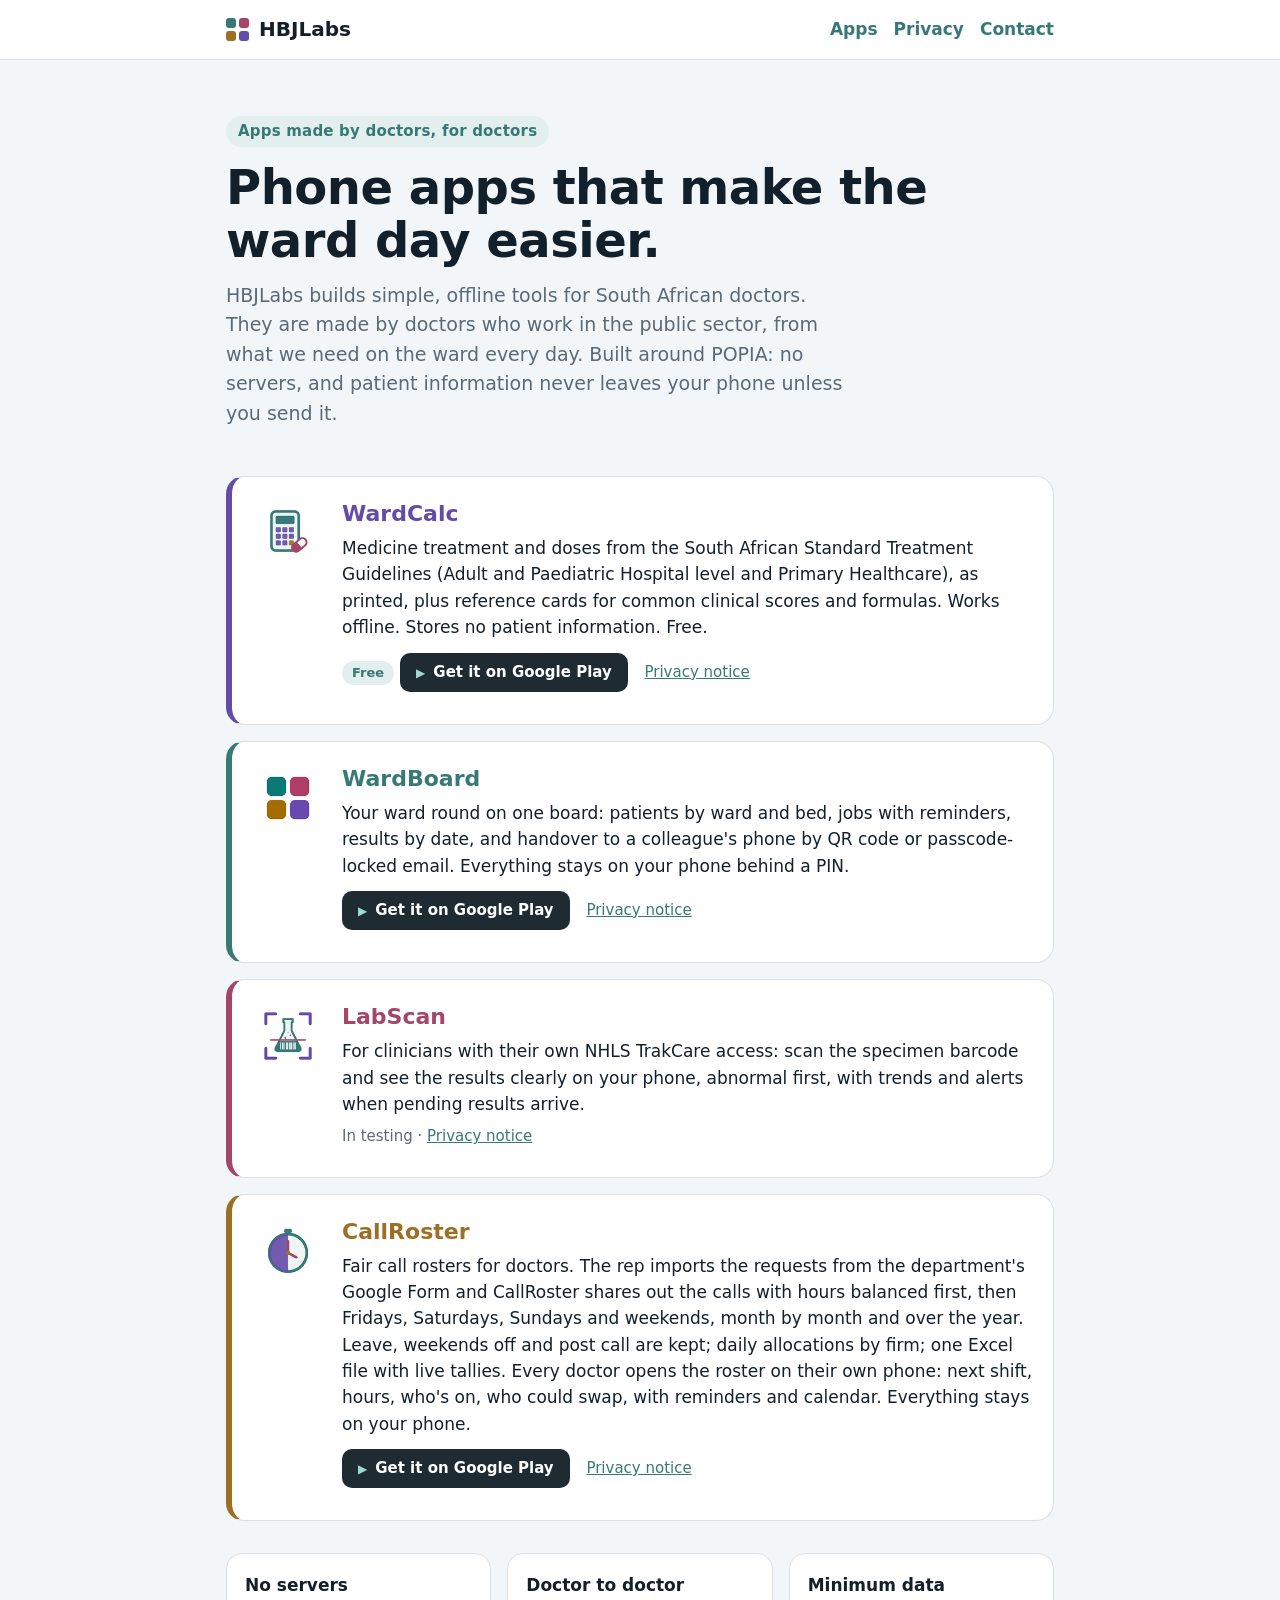
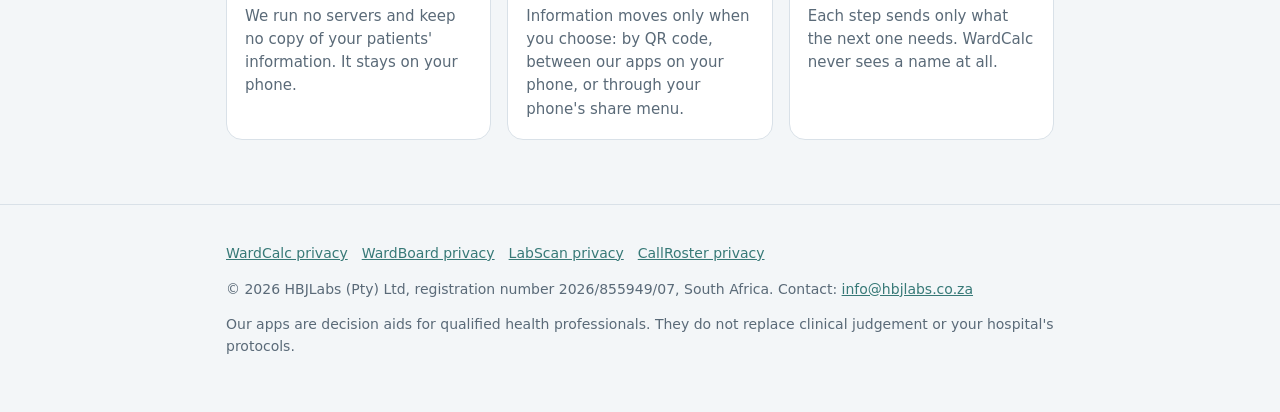
<file: index.html>
<!doctype html>
<html lang="en-ZA">
<head>
<meta charset="utf-8">
<meta name="viewport" content="width=device-width, initial-scale=1">
<title>HBJLabs: apps by doctors, for doctors</title>
<meta name="description" content="HBJLabs: apps made by doctors, for doctors. WardCalc, WardBoard, LabScan and CallRoster, offline phone apps for South African doctors, built around POPIA.">
<link rel="icon" href="img/favicon.png">
<link rel="stylesheet" href="style.css">
</head>
<body>
<header><div class="wrap">
  <a class="brand" href="index.html"><span class="dots"><span style="background:var(--teal)"></span><span style="background:var(--berry)"></span><span style="background:var(--ochre)"></span><span style="background:var(--violet)"></span></span>HBJLabs</a>
  <nav><a href="index.html#apps">Apps</a><a href="privacy/index.html">Privacy</a><a href="mailto:info@hbjlabs.co.za">Contact</a></nav>
</div></header>
<main class="wrap">

<section class="hero">
  <p class="eyebrow">Apps made by doctors, for doctors</p>
  <h1>Phone apps that make the ward day easier.</h1>
  <p>HBJLabs builds simple, offline tools for South African doctors. They are made by doctors who work in the public sector, from what we need on the ward every day. Built around POPIA: no servers, and patient information never leaves your phone unless you send it.</p>
</section>

<section class="apps" id="apps">
  <article class="app" style="--c:var(--violet)">
    <img src="img/wardcalc.png" alt="WardCalc icon">
    <div>
      <h2>WardCalc</h2>
      <p>Medicine treatment and doses from the South African Standard Treatment Guidelines (Adult and Paediatric Hospital level and Primary Healthcare), as printed, plus reference cards for common clinical scores and formulas. Works offline. Stores no patient information. Free.</p>
      <p class="meta"><span class="pill">Free</span><a class="play" href="https://play.google.com/store/apps/details?id=com.meducation.wardcalc">Get it on Google Play</a> <a href="privacy/wardcalc.html">Privacy notice</a></p>
    </div>
  </article>
  <article class="app" style="--c:var(--teal)">
    <img src="img/wardboard.png" alt="WardBoard icon">
    <div>
      <h2>WardBoard</h2>
      <p>Your ward round on one board: patients by ward and bed, jobs with reminders, results by date, and handover to a colleague's phone by QR code or passcode-locked email. Everything stays on your phone behind a PIN.</p>
      <p class="meta"><a class="play" href="https://play.google.com/store/apps/details?id=com.hbjlabs.wardboard">Get it on Google Play</a> <a href="privacy/wardboard.html">Privacy notice</a></p>
    </div>
  </article>
  <article class="app" style="--c:var(--berry)">
    <img src="img/labscan.png" alt="LabScan icon">
    <div>
      <h2>LabScan</h2>
      <p>For clinicians with their own NHLS TrakCare access: scan the specimen barcode and see the results clearly on your phone, abnormal first, with trends and alerts when pending results arrive.</p>
      <p class="meta">In testing &middot; <a href="privacy/labscan.html">Privacy notice</a></p>
    </div>
  </article>
  <article class="app" style="--c:var(--ochre)">
    <img src="img/callroster.png" alt="CallRoster icon">
    <div>
      <h2>CallRoster</h2>
      <p>Fair call rosters for doctors. The rep imports the requests from the department's Google Form and CallRoster shares out the calls with hours balanced first, then Fridays, Saturdays, Sundays and weekends, month by month and over the year. Leave, weekends off and post call are kept; daily allocations by firm; one Excel file with live tallies. Every doctor opens the roster on their own phone: next shift, hours, who's on, who could swap, with reminders and calendar. Everything stays on your phone.</p>
      <p class="meta"><a class="play" href="https://play.google.com/store/apps/details?id=com.hbjlabs.callroster">Get it on Google Play</a> <a href="privacy/callroster.html">Privacy notice</a></p>
    </div>
  </article>
</section>

<section class="principles">
  <div><h3>No servers</h3><p>We run no servers and keep no copy of your patients' information. It stays on your phone.</p></div>
  <div><h3>Doctor to doctor</h3><p>Information moves only when you choose: by QR code, between our apps on your phone, or through your phone's share menu.</p></div>
  <div><h3>Minimum data</h3><p>Each step sends only what the next one needs. WardCalc never sees a name at all.</p></div>
</section>

</main>
<footer><div class="wrap">
  <p><a href="privacy/wardcalc.html">WardCalc privacy</a><a href="privacy/wardboard.html">WardBoard privacy</a><a href="privacy/labscan.html">LabScan privacy</a><a href="privacy/callroster.html">CallRoster privacy</a></p>
  <p>&copy; 2026 HBJLabs (Pty) Ltd, registration number 2026/855949/07, South Africa. Contact: <a href="mailto:info@hbjlabs.co.za">info@hbjlabs.co.za</a></p>
  <p>Our apps are decision aids for qualified health professionals. They do not replace clinical judgement or your hospital's protocols.</p>
</div></footer>
</body>
</html>
</file>
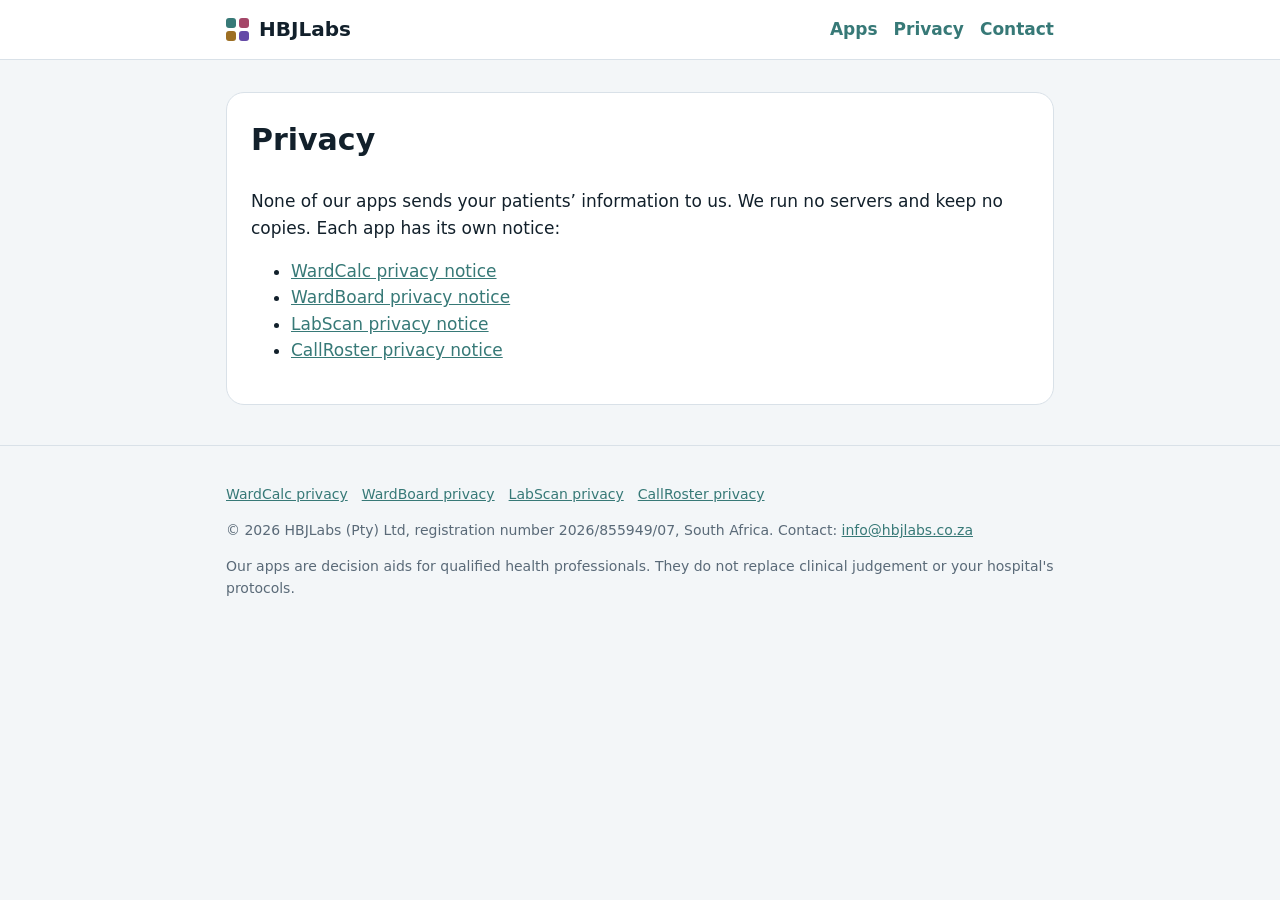
<file: privacy/index.html>
<!doctype html>
<html lang="en-ZA">
<head>
<meta charset="utf-8">
<meta name="viewport" content="width=device-width, initial-scale=1">
<title>Privacy</title>
<meta name="description" content="Privacy notices for the HBJLabs apps.">
<link rel="icon" href="../img/favicon.png">
<link rel="stylesheet" href="../style.css">
</head>
<body>
<header><div class="wrap">
  <a class="brand" href="../index.html"><span class="dots"><span style="background:var(--teal)"></span><span style="background:var(--berry)"></span><span style="background:var(--ochre)"></span><span style="background:var(--violet)"></span></span>HBJLabs</a>
  <nav><a href="../index.html#apps">Apps</a><a href="../privacy/index.html">Privacy</a><a href="mailto:info@hbjlabs.co.za">Contact</a></nav>
</div></header>
<main class="wrap">
<article class="doc">
<h1>Privacy</h1>
<p>None of our apps sends your patients&rsquo; information to us. We run no servers and keep no copies. Each app has its own notice:</p>
<ul>
<li><a href="wardcalc.html">WardCalc privacy notice</a></li>
<li><a href="wardboard.html">WardBoard privacy notice</a></li>
<li><a href="labscan.html">LabScan privacy notice</a></li>
<li><a href="callroster.html">CallRoster privacy notice</a></li>
</ul>
</article>
</main>
<footer><div class="wrap">
  <p><a href="../privacy/wardcalc.html">WardCalc privacy</a><a href="../privacy/wardboard.html">WardBoard privacy</a><a href="../privacy/labscan.html">LabScan privacy</a><a href="../privacy/callroster.html">CallRoster privacy</a></p>
  <p>&copy; 2026 HBJLabs (Pty) Ltd, registration number 2026/855949/07, South Africa. Contact: <a href="mailto:info@hbjlabs.co.za">info@hbjlabs.co.za</a></p>
  <p>Our apps are decision aids for qualified health professionals. They do not replace clinical judgement or your hospital's protocols.</p>
</div></footer>
</body>
</html>
</file>
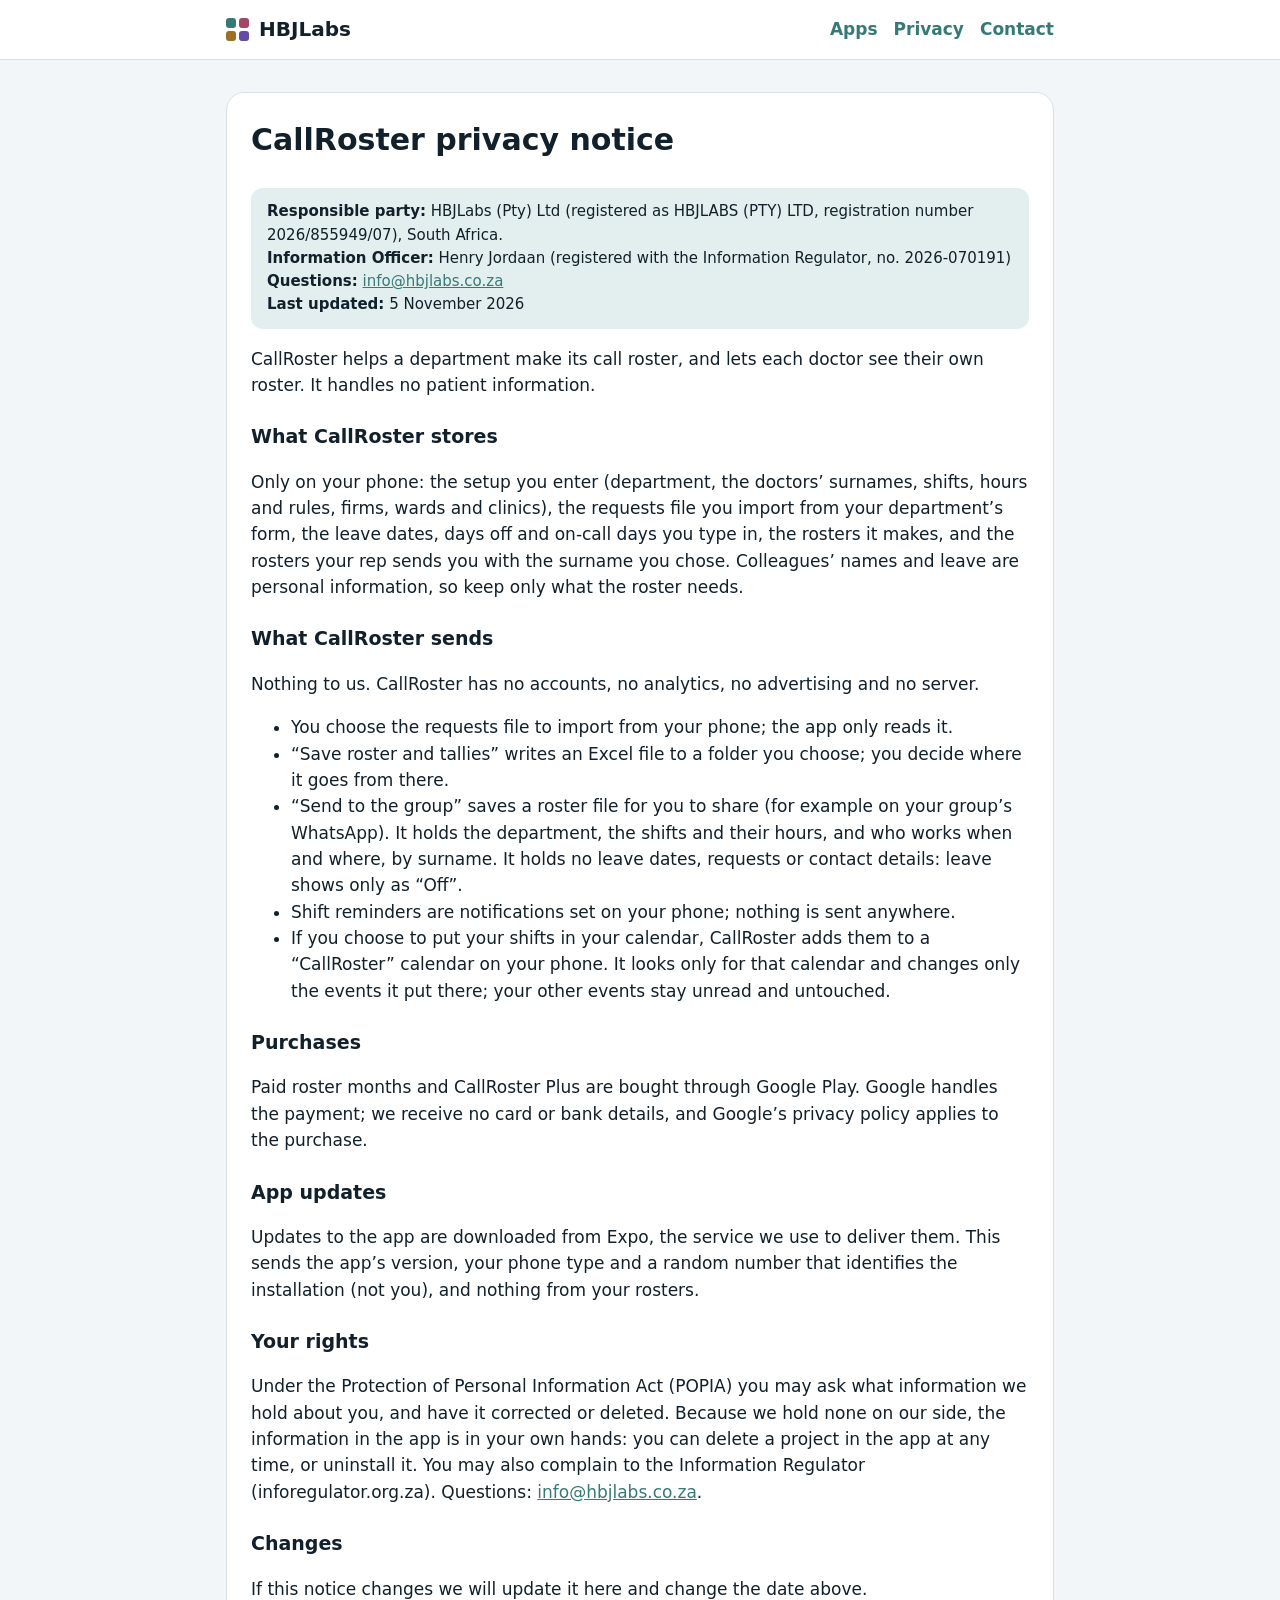
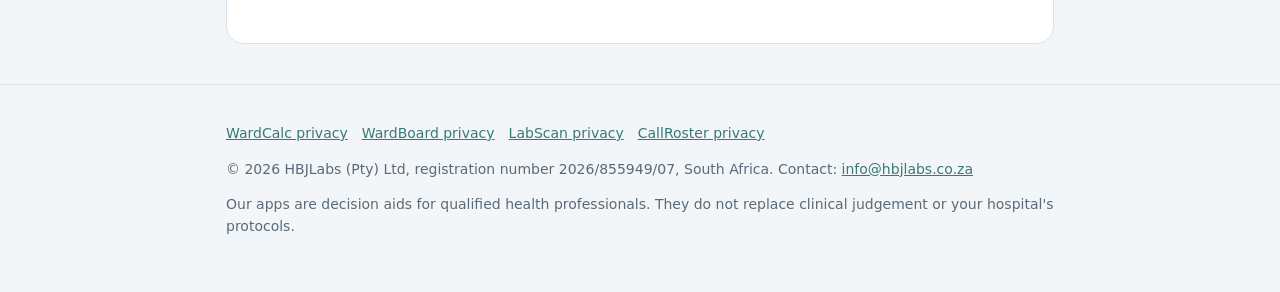
<file: privacy/callroster.html>
<!doctype html>
<html lang="en-ZA">
<head>
<meta charset="utf-8">
<meta name="viewport" content="width=device-width, initial-scale=1">
<title>CallRoster privacy</title>
<meta name="description" content="Privacy notice for CallRoster by HBJLabs.">
<link rel="icon" href="../img/favicon.png">
<link rel="stylesheet" href="../style.css">
</head>
<body>
<header><div class="wrap">
  <a class="brand" href="../index.html"><span class="dots"><span style="background:var(--teal)"></span><span style="background:var(--berry)"></span><span style="background:var(--ochre)"></span><span style="background:var(--violet)"></span></span>HBJLabs</a>
  <nav><a href="../index.html#apps">Apps</a><a href="../privacy/index.html">Privacy</a><a href="mailto:info@hbjlabs.co.za">Contact</a></nav>
</div></header>
<main class="wrap">
<article class="doc">
<h1>CallRoster privacy notice</h1>
<p class="facts"><strong>Responsible party:</strong> HBJLabs (Pty) Ltd (registered as HBJLABS (PTY) LTD, registration number 2026/855949/07), South Africa.<br>
<strong>Information Officer:</strong> Henry Jordaan (registered with the Information Regulator, no. 2026-070191)<br>
<strong>Questions:</strong> <a href="mailto:info@hbjlabs.co.za">info@hbjlabs.co.za</a><br>
<strong>Last updated:</strong> 5 November 2026</p>
<p>CallRoster helps a department make its call roster, and lets each doctor see their own roster. It handles no patient information.</p>
<h2>What CallRoster stores</h2>
<p>Only on your phone: the setup you enter (department, the doctors&rsquo; surnames, shifts, hours and rules, firms, wards and clinics), the requests file you import from your department&rsquo;s form, the leave dates, days off and on-call days you type in, the rosters it makes, and the rosters your rep sends you with the surname you chose. Colleagues&rsquo; names and leave are personal information, so keep only what the roster needs.</p>
<h2>What CallRoster sends</h2>
<p>Nothing to us. CallRoster has no accounts, no analytics, no advertising and no server.</p>
<ul>
<li>You choose the requests file to import from your phone; the app only reads it.</li>
<li>&ldquo;Save roster and tallies&rdquo; writes an Excel file to a folder you choose; you decide where it goes from there.</li>
<li>&ldquo;Send to the group&rdquo; saves a roster file for you to share (for example on your group&rsquo;s WhatsApp). It holds the department, the shifts and their hours, and who works when and where, by surname. It holds no leave dates, requests or contact details: leave shows only as &ldquo;Off&rdquo;.</li>
<li>Shift reminders are notifications set on your phone; nothing is sent anywhere.</li>
<li>If you choose to put your shifts in your calendar, CallRoster adds them to a &ldquo;CallRoster&rdquo; calendar on your phone. It looks only for that calendar and changes only the events it put there; your other events stay unread and untouched.</li>
</ul>
<h2>Purchases</h2><p>Paid roster months and CallRoster Plus are bought through Google Play. Google handles the payment; we receive no card or bank details, and Google&rsquo;s privacy policy applies to the purchase.</p>
<h2>App updates</h2><p>Updates to the app are downloaded from Expo, the service we use to deliver them. This sends the app&rsquo;s version, your phone type and a random number that identifies the installation (not you), and nothing from your rosters.</p>
<h2>Your rights</h2><p>Under the Protection of Personal Information Act (POPIA) you may ask what information we hold about you, and have it corrected or deleted. Because we hold none on our side, the information in the app is in your own hands: you can delete a project in the app at any time, or uninstall it. You may also complain to the Information Regulator (inforegulator.org.za). Questions: <a href="mailto:info@hbjlabs.co.za">info@hbjlabs.co.za</a>.</p><h2>Changes</h2><p>If this notice changes we will update it here and change the date above.</p>
</article>
</main>
<footer><div class="wrap">
  <p><a href="../privacy/wardcalc.html">WardCalc privacy</a><a href="../privacy/wardboard.html">WardBoard privacy</a><a href="../privacy/labscan.html">LabScan privacy</a><a href="../privacy/callroster.html">CallRoster privacy</a></p>
  <p>&copy; 2026 HBJLabs (Pty) Ltd, registration number 2026/855949/07, South Africa. Contact: <a href="mailto:info@hbjlabs.co.za">info@hbjlabs.co.za</a></p>
  <p>Our apps are decision aids for qualified health professionals. They do not replace clinical judgement or your hospital's protocols.</p>
</div></footer>
</body>
</html>
</file>
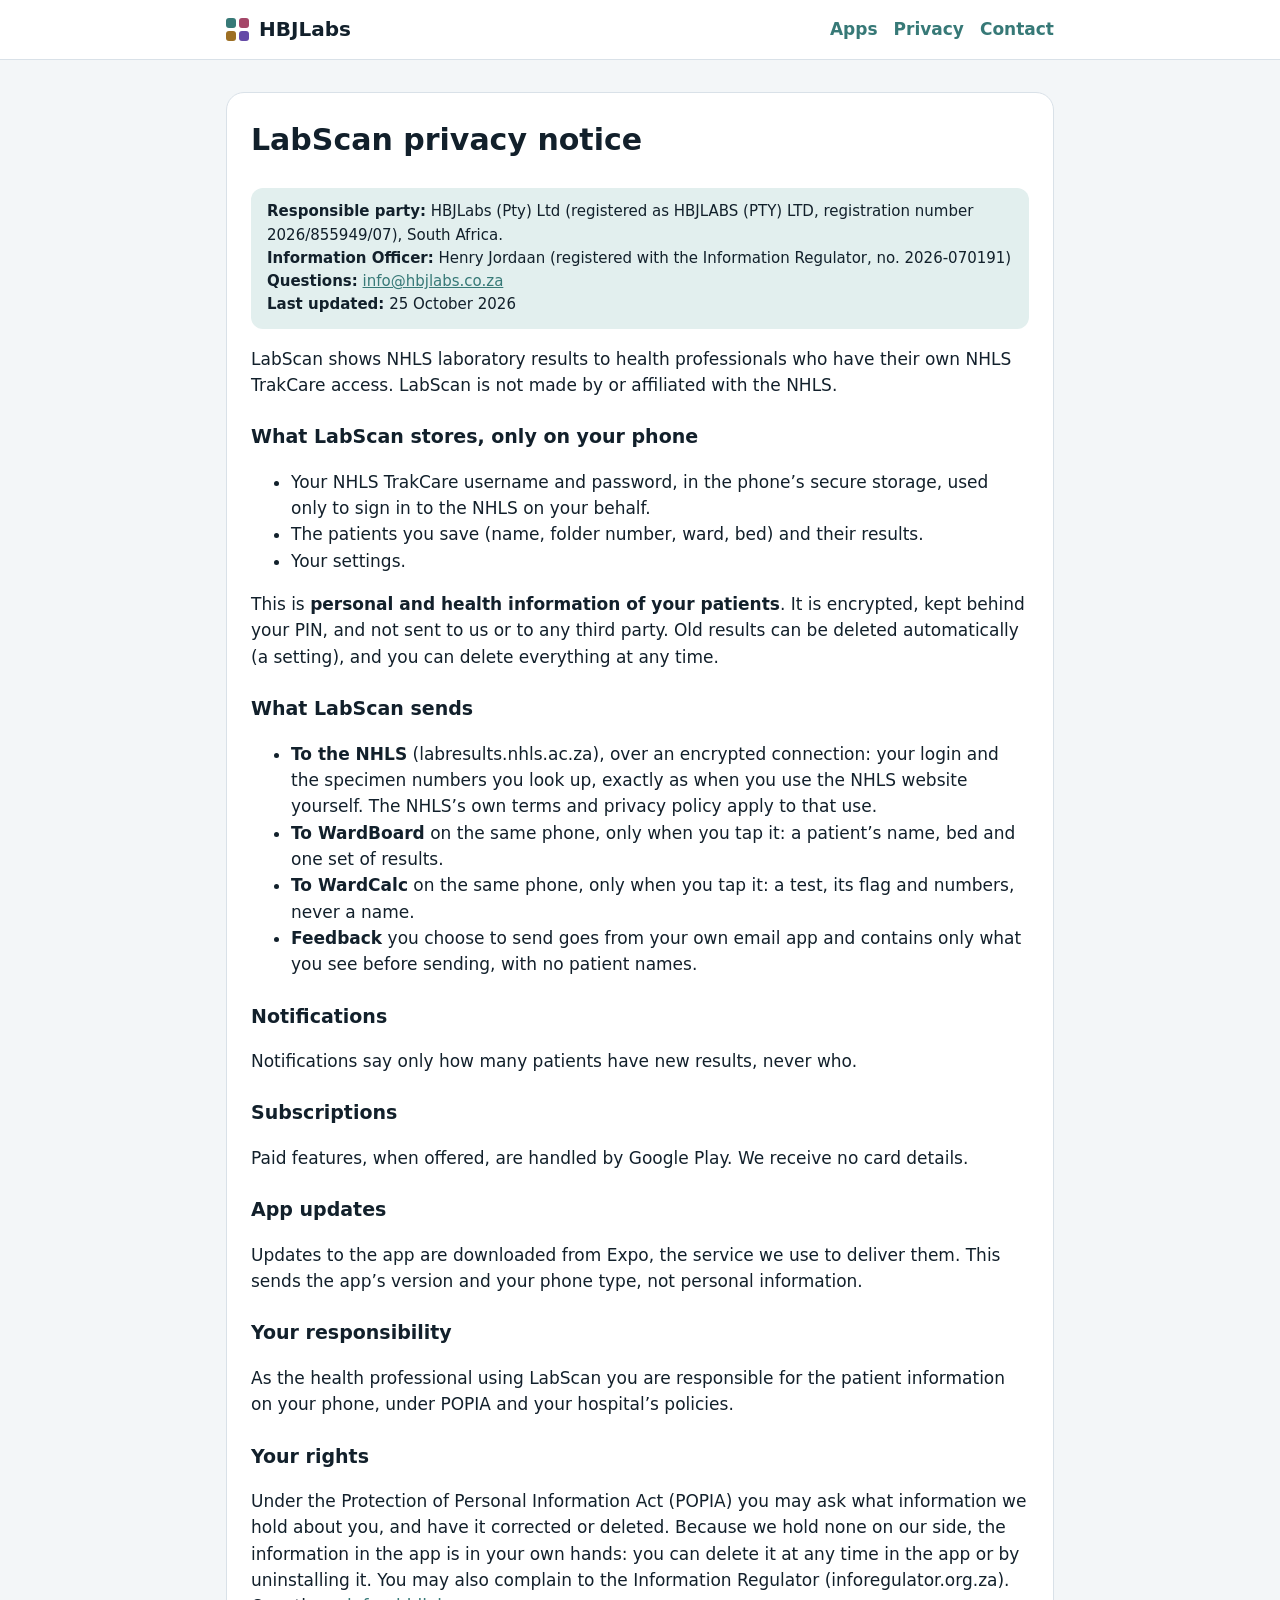
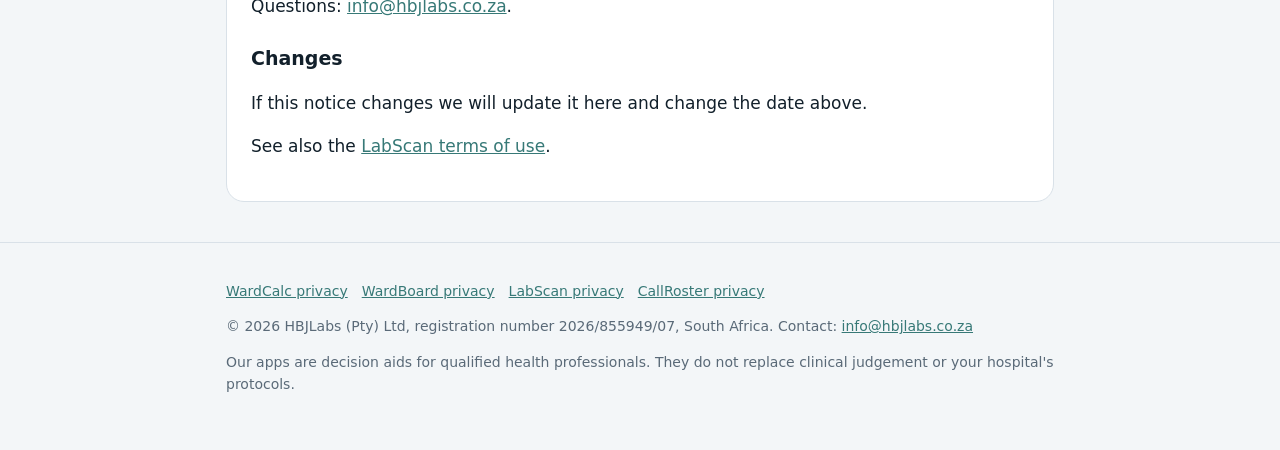
<file: privacy/labscan.html>
<!doctype html>
<html lang="en-ZA">
<head>
<meta charset="utf-8">
<meta name="viewport" content="width=device-width, initial-scale=1">
<title>LabScan privacy</title>
<meta name="description" content="Privacy notice for LabScan by HBJLabs.">
<link rel="icon" href="../img/favicon.png">
<link rel="stylesheet" href="../style.css">
</head>
<body>
<header><div class="wrap">
  <a class="brand" href="../index.html"><span class="dots"><span style="background:var(--teal)"></span><span style="background:var(--berry)"></span><span style="background:var(--ochre)"></span><span style="background:var(--violet)"></span></span>HBJLabs</a>
  <nav><a href="../index.html#apps">Apps</a><a href="../privacy/index.html">Privacy</a><a href="mailto:info@hbjlabs.co.za">Contact</a></nav>
</div></header>
<main class="wrap">
<article class="doc">
<h1>LabScan privacy notice</h1>
<p class="facts"><strong>Responsible party:</strong> HBJLabs (Pty) Ltd (registered as HBJLABS (PTY) LTD, registration number 2026/855949/07), South Africa.<br>
<strong>Information Officer:</strong> Henry Jordaan (registered with the Information Regulator, no. 2026-070191)<br>
<strong>Questions:</strong> <a href="mailto:info@hbjlabs.co.za">info@hbjlabs.co.za</a><br>
<strong>Last updated:</strong> 25 October 2026</p>
<p>LabScan shows NHLS laboratory results to health professionals who have their own NHLS TrakCare access. LabScan is not made by or affiliated with the NHLS.</p>
<h2>What LabScan stores, only on your phone</h2>
<ul>
<li>Your NHLS TrakCare username and password, in the phone&rsquo;s secure storage, used only to sign in to the NHLS on your behalf.</li>
<li>The patients you save (name, folder number, ward, bed) and their results.</li>
<li>Your settings.</li>
</ul>
<p>This is <strong>personal and health information of your patients</strong>. It is encrypted, kept behind your PIN, and not sent to us or to any third party. Old results can be deleted automatically (a setting), and you can delete everything at any time.</p>
<h2>What LabScan sends</h2>
<ul>
<li><strong>To the NHLS</strong> (labresults.nhls.ac.za), over an encrypted connection: your login and the specimen numbers you look up, exactly as when you use the NHLS website yourself. The NHLS&rsquo;s own terms and privacy policy apply to that use.</li>
<li><strong>To WardBoard</strong> on the same phone, only when you tap it: a patient&rsquo;s name, bed and one set of results.</li>
<li><strong>To WardCalc</strong> on the same phone, only when you tap it: a test, its flag and numbers, never a name.</li>
<li><strong>Feedback</strong> you choose to send goes from your own email app and contains only what you see before sending, with no patient names.</li>
</ul>
<h2>Notifications</h2>
<p>Notifications say only how many patients have new results, never who.</p>
<h2>Subscriptions</h2>
<p>Paid features, when offered, are handled by Google Play. We receive no card details.</p>
<h2>App updates</h2><p>Updates to the app are downloaded from Expo, the service we use to deliver them. This sends the app&rsquo;s version and your phone type, not personal information.</p>
<h2>Your responsibility</h2>
<p>As the health professional using LabScan you are responsible for the patient information on your phone, under POPIA and your hospital&rsquo;s policies.</p>
<h2>Your rights</h2><p>Under the Protection of Personal Information Act (POPIA) you may ask what information we hold about you, and have it corrected or deleted. Because we hold none on our side, the information in the app is in your own hands: you can delete it at any time in the app or by uninstalling it. You may also complain to the Information Regulator (inforegulator.org.za). Questions: <a href="mailto:info@hbjlabs.co.za">info@hbjlabs.co.za</a>.</p><h2>Changes</h2><p>If this notice changes we will update it here and change the date above.</p>
<p>See also the <a href="../terms/labscan.html">LabScan terms of use</a>.</p>
</article>
</main>
<footer><div class="wrap">
  <p><a href="../privacy/wardcalc.html">WardCalc privacy</a><a href="../privacy/wardboard.html">WardBoard privacy</a><a href="../privacy/labscan.html">LabScan privacy</a><a href="../privacy/callroster.html">CallRoster privacy</a></p>
  <p>&copy; 2026 HBJLabs (Pty) Ltd, registration number 2026/855949/07, South Africa. Contact: <a href="mailto:info@hbjlabs.co.za">info@hbjlabs.co.za</a></p>
  <p>Our apps are decision aids for qualified health professionals. They do not replace clinical judgement or your hospital's protocols.</p>
</div></footer>
</body>
</html>
</file>
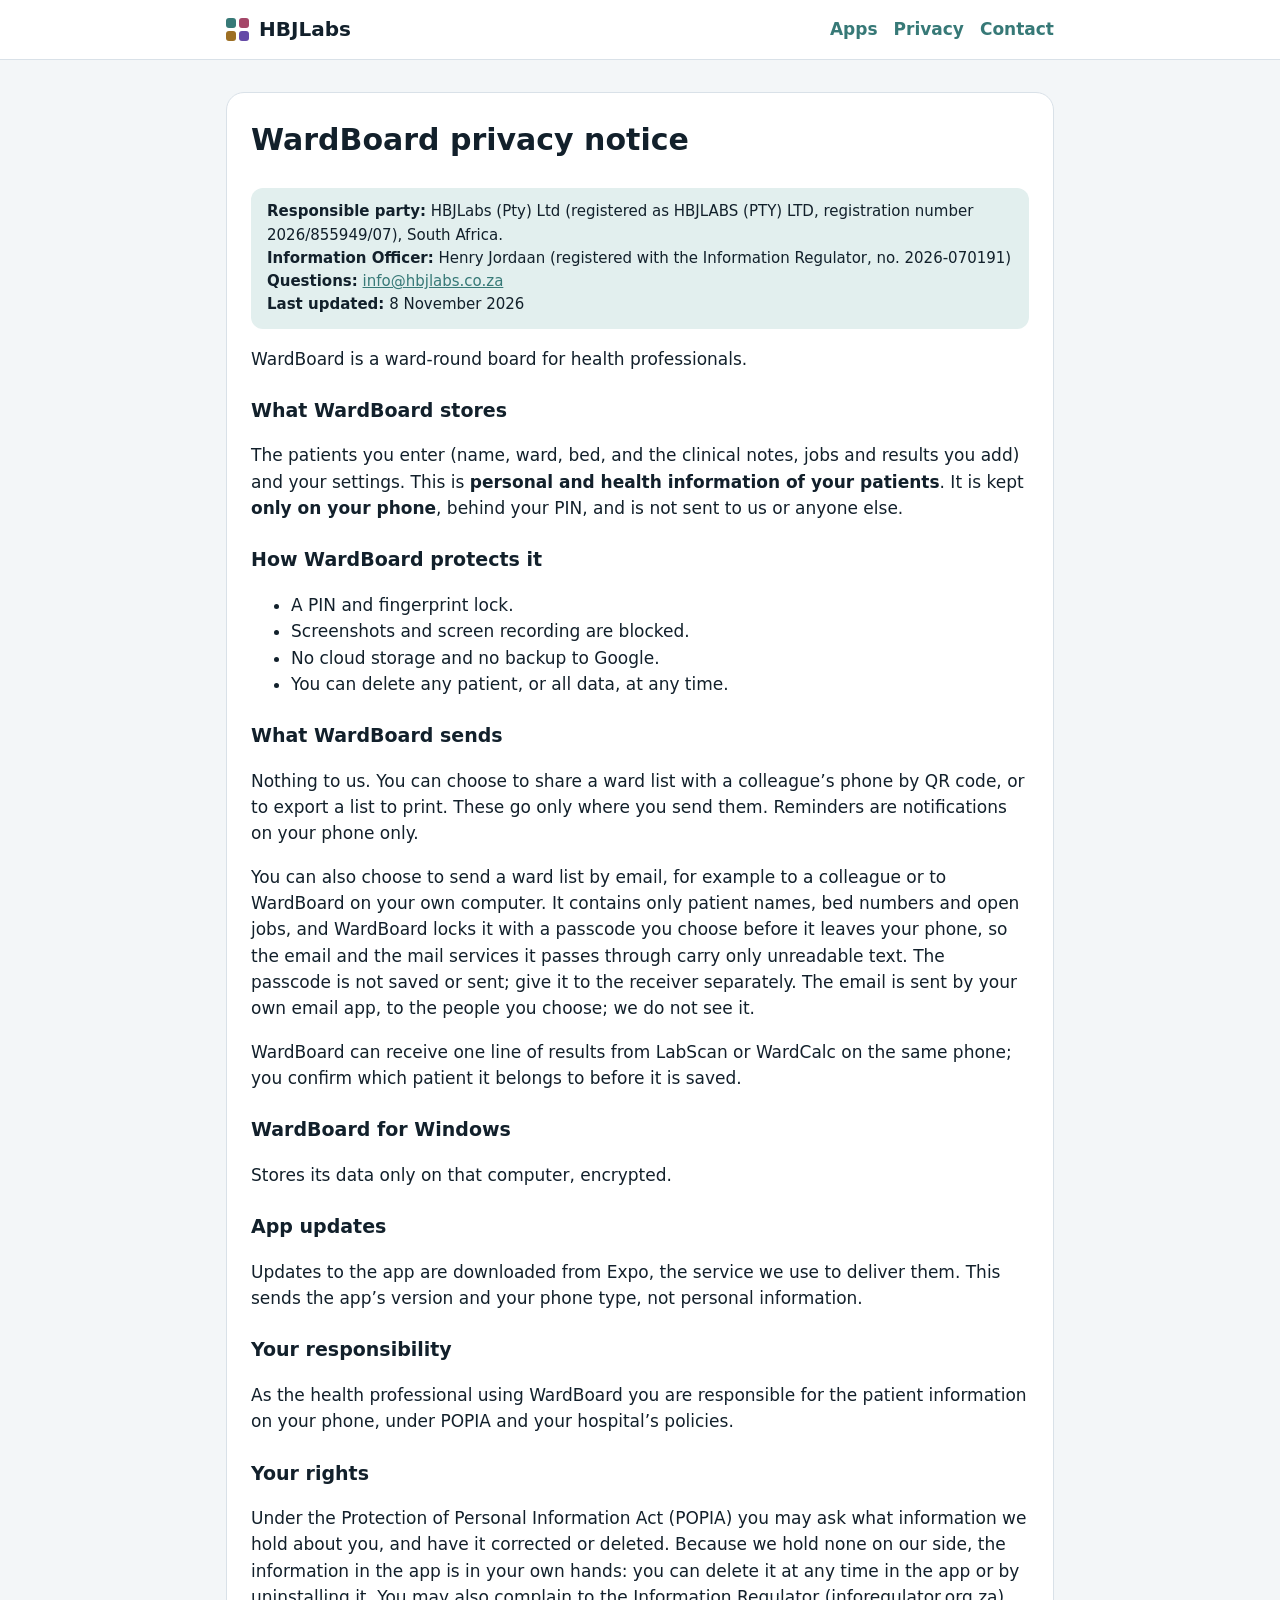
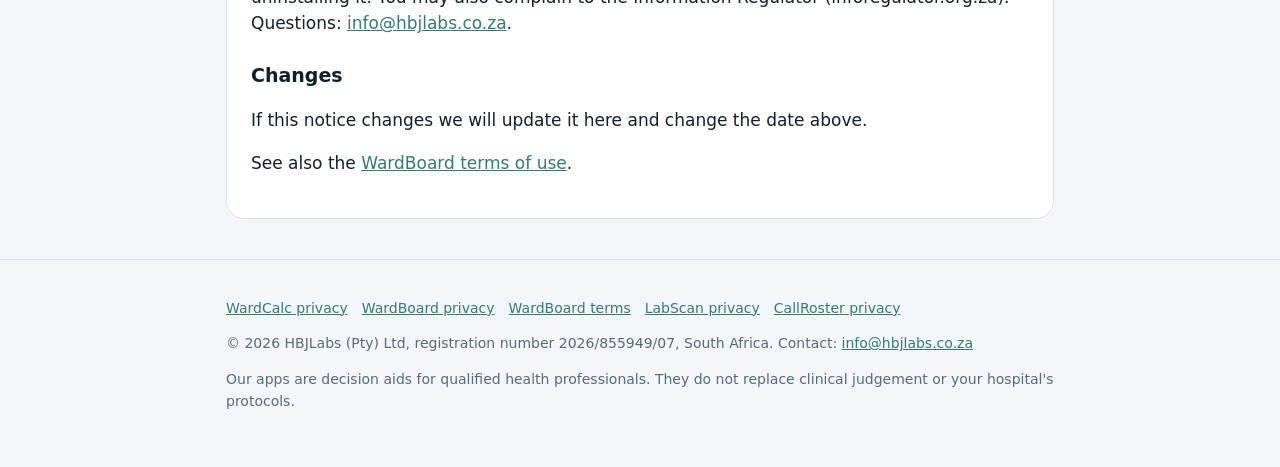
<file: privacy/wardboard.html>
<!doctype html>
<html lang="en-ZA">
<head>
<meta charset="utf-8">
<meta name="viewport" content="width=device-width, initial-scale=1">
<title>WardBoard privacy</title>
<meta name="description" content="Privacy notice for WardBoard by HBJLabs.">
<link rel="icon" href="../img/favicon.png">
<link rel="stylesheet" href="../style.css">
</head>
<body>
<header><div class="wrap">
  <a class="brand" href="../index.html"><span class="dots"><span style="background:var(--teal)"></span><span style="background:var(--berry)"></span><span style="background:var(--ochre)"></span><span style="background:var(--violet)"></span></span>HBJLabs</a>
  <nav><a href="../index.html#apps">Apps</a><a href="../privacy/index.html">Privacy</a><a href="mailto:info@hbjlabs.co.za">Contact</a></nav>
</div></header>
<main class="wrap">
<article class="doc">
<h1>WardBoard privacy notice</h1>
<p class="facts"><strong>Responsible party:</strong> HBJLabs (Pty) Ltd (registered as HBJLABS (PTY) LTD, registration number 2026/855949/07), South Africa.<br>
<strong>Information Officer:</strong> Henry Jordaan (registered with the Information Regulator, no. 2026-070191)<br>
<strong>Questions:</strong> <a href="mailto:info@hbjlabs.co.za">info@hbjlabs.co.za</a><br>
<strong>Last updated:</strong> 8 November 2026</p>
<p>WardBoard is a ward-round board for health professionals.</p>
<h2>What WardBoard stores</h2>
<p>The patients you enter (name, ward, bed, and the clinical notes, jobs and results you add) and your settings. This is <strong>personal and health information of your patients</strong>. It is kept <strong>only on your phone</strong>, behind your PIN, and is not sent to us or anyone else.</p>
<h2>How WardBoard protects it</h2>
<ul>
<li>A PIN and fingerprint lock.</li>
<li>Screenshots and screen recording are blocked.</li>
<li>No cloud storage and no backup to Google.</li>
<li>You can delete any patient, or all data, at any time.</li>
</ul>
<h2>What WardBoard sends</h2>
<p>Nothing to us. You can choose to share a ward list with a colleague&rsquo;s phone by QR code, or to export a list to print. These go only where you send them. Reminders are notifications on your phone only.</p>
<p>You can also choose to send a ward list by email, for example to a colleague or to WardBoard on your own computer. It contains only patient names, bed numbers and open jobs, and WardBoard locks it with a passcode you choose before it leaves your phone, so the email and the mail services it passes through carry only unreadable text. The passcode is not saved or sent; give it to the receiver separately. The email is sent by your own email app, to the people you choose; we do not see it.</p>
<p>WardBoard can receive one line of results from LabScan or WardCalc on the same phone; you confirm which patient it belongs to before it is saved.</p>
<h2>WardBoard for Windows</h2>
<p>Stores its data only on that computer, encrypted.</p>
<h2>App updates</h2><p>Updates to the app are downloaded from Expo, the service we use to deliver them. This sends the app&rsquo;s version and your phone type, not personal information.</p>
<h2>Your responsibility</h2>
<p>As the health professional using WardBoard you are responsible for the patient information on your phone, under POPIA and your hospital&rsquo;s policies.</p>
<h2>Your rights</h2><p>Under the Protection of Personal Information Act (POPIA) you may ask what information we hold about you, and have it corrected or deleted. Because we hold none on our side, the information in the app is in your own hands: you can delete it at any time in the app or by uninstalling it. You may also complain to the Information Regulator (inforegulator.org.za). Questions: <a href="mailto:info@hbjlabs.co.za">info@hbjlabs.co.za</a>.</p><h2>Changes</h2><p>If this notice changes we will update it here and change the date above.</p>
<p>See also the <a href="../terms/wardboard.html">WardBoard terms of use</a>.</p>
</article>
</main>
<footer><div class="wrap">
  <p><a href="../privacy/wardcalc.html">WardCalc privacy</a><a href="../privacy/wardboard.html">WardBoard privacy</a><a href="../terms/wardboard.html">WardBoard terms</a><a href="../privacy/labscan.html">LabScan privacy</a><a href="../privacy/callroster.html">CallRoster privacy</a></p>
  <p>&copy; 2026 HBJLabs (Pty) Ltd, registration number 2026/855949/07, South Africa. Contact: <a href="mailto:info@hbjlabs.co.za">info@hbjlabs.co.za</a></p>
  <p>Our apps are decision aids for qualified health professionals. They do not replace clinical judgement or your hospital's protocols.</p>
</div></footer>
</body>
</html>
</file>
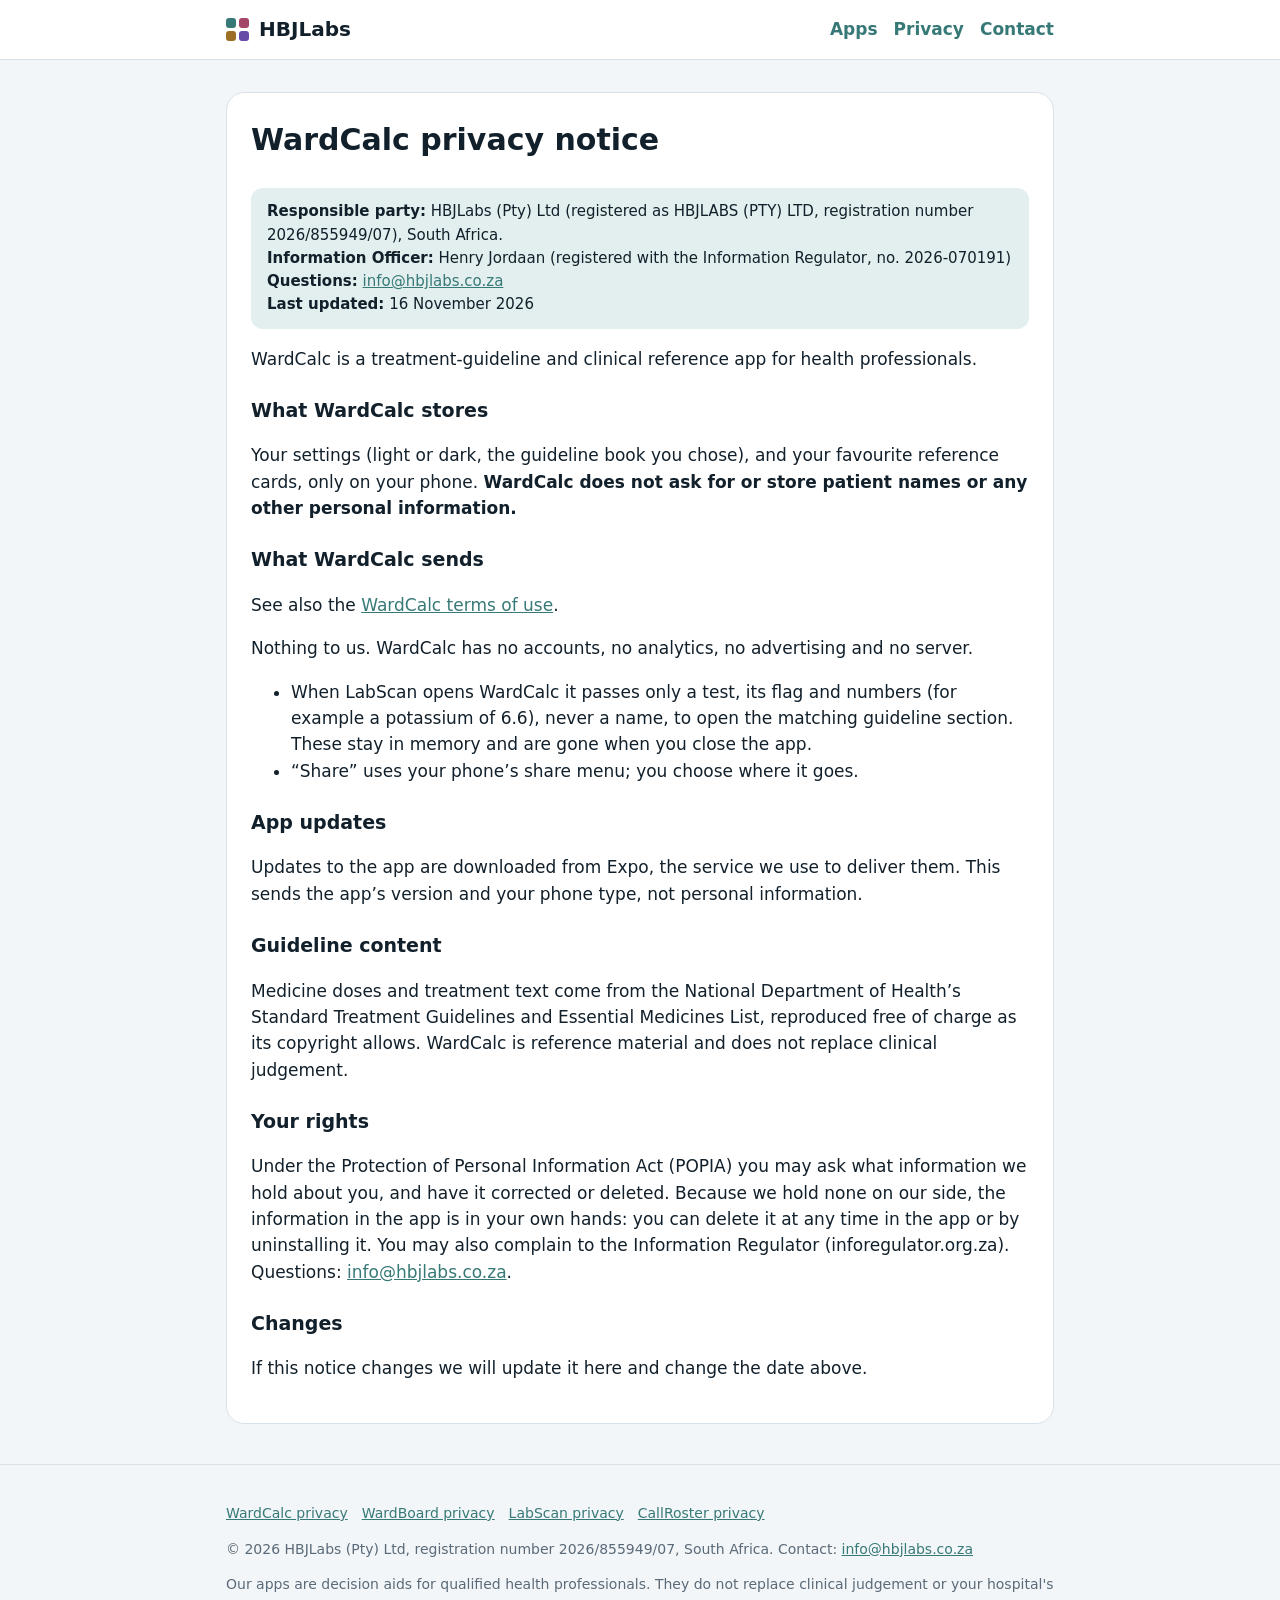
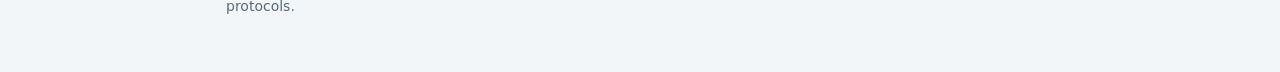
<file: privacy/wardcalc.html>
<!doctype html>
<html lang="en-ZA">
<head>
<meta charset="utf-8">
<meta name="viewport" content="width=device-width, initial-scale=1">
<title>WardCalc privacy</title>
<meta name="description" content="Privacy notice for WardCalc by HBJLabs.">
<link rel="icon" href="../img/favicon.png">
<link rel="stylesheet" href="../style.css">
</head>
<body>
<header><div class="wrap">
  <a class="brand" href="../index.html"><span class="dots"><span style="background:var(--teal)"></span><span style="background:var(--berry)"></span><span style="background:var(--ochre)"></span><span style="background:var(--violet)"></span></span>HBJLabs</a>
  <nav><a href="../index.html#apps">Apps</a><a href="../privacy/index.html">Privacy</a><a href="mailto:info@hbjlabs.co.za">Contact</a></nav>
</div></header>
<main class="wrap">
<article class="doc">
<h1>WardCalc privacy notice</h1>
<p class="facts"><strong>Responsible party:</strong> HBJLabs (Pty) Ltd (registered as HBJLABS (PTY) LTD, registration number 2026/855949/07), South Africa.<br>
<strong>Information Officer:</strong> Henry Jordaan (registered with the Information Regulator, no. 2026-070191)<br>
<strong>Questions:</strong> <a href="mailto:info@hbjlabs.co.za">info@hbjlabs.co.za</a><br>
<strong>Last updated:</strong> 16 November 2026</p>
<p>WardCalc is a treatment-guideline and clinical reference app for health professionals.</p>
<h2>What WardCalc stores</h2>
<p>Your settings (light or dark, the guideline book you chose), and your favourite reference cards, only on your phone. <strong>WardCalc does not ask for or store patient names or any other personal information.</strong></p>
<h2>What WardCalc sends</h2>
<p>See also the <a href="../terms/wardcalc.html">WardCalc terms of use</a>.</p>
<p>Nothing to us. WardCalc has no accounts, no analytics, no advertising and no server.</p>
<ul>
<li>When LabScan opens WardCalc it passes only a test, its flag and numbers (for example a potassium of 6.6), never a name, to open the matching guideline section. These stay in memory and are gone when you close the app.</li>
<li>&ldquo;Share&rdquo; uses your phone&rsquo;s share menu; you choose where it goes.</li>
</ul>
<h2>App updates</h2><p>Updates to the app are downloaded from Expo, the service we use to deliver them. This sends the app&rsquo;s version and your phone type, not personal information.</p>
<h2>Guideline content</h2>
<p>Medicine doses and treatment text come from the National Department of Health&rsquo;s Standard Treatment Guidelines and Essential Medicines List, reproduced free of charge as its copyright allows. WardCalc is reference material and does not replace clinical judgement.</p>
<h2>Your rights</h2><p>Under the Protection of Personal Information Act (POPIA) you may ask what information we hold about you, and have it corrected or deleted. Because we hold none on our side, the information in the app is in your own hands: you can delete it at any time in the app or by uninstalling it. You may also complain to the Information Regulator (inforegulator.org.za). Questions: <a href="mailto:info@hbjlabs.co.za">info@hbjlabs.co.za</a>.</p><h2>Changes</h2><p>If this notice changes we will update it here and change the date above.</p>
</article>
</main>
<footer><div class="wrap">
  <p><a href="../privacy/wardcalc.html">WardCalc privacy</a><a href="../privacy/wardboard.html">WardBoard privacy</a><a href="../privacy/labscan.html">LabScan privacy</a><a href="../privacy/callroster.html">CallRoster privacy</a></p>
  <p>&copy; 2026 HBJLabs (Pty) Ltd, registration number 2026/855949/07, South Africa. Contact: <a href="mailto:info@hbjlabs.co.za">info@hbjlabs.co.za</a></p>
  <p>Our apps are decision aids for qualified health professionals. They do not replace clinical judgement or your hospital's protocols.</p>
</div></footer>
</body>
</html>
</file>
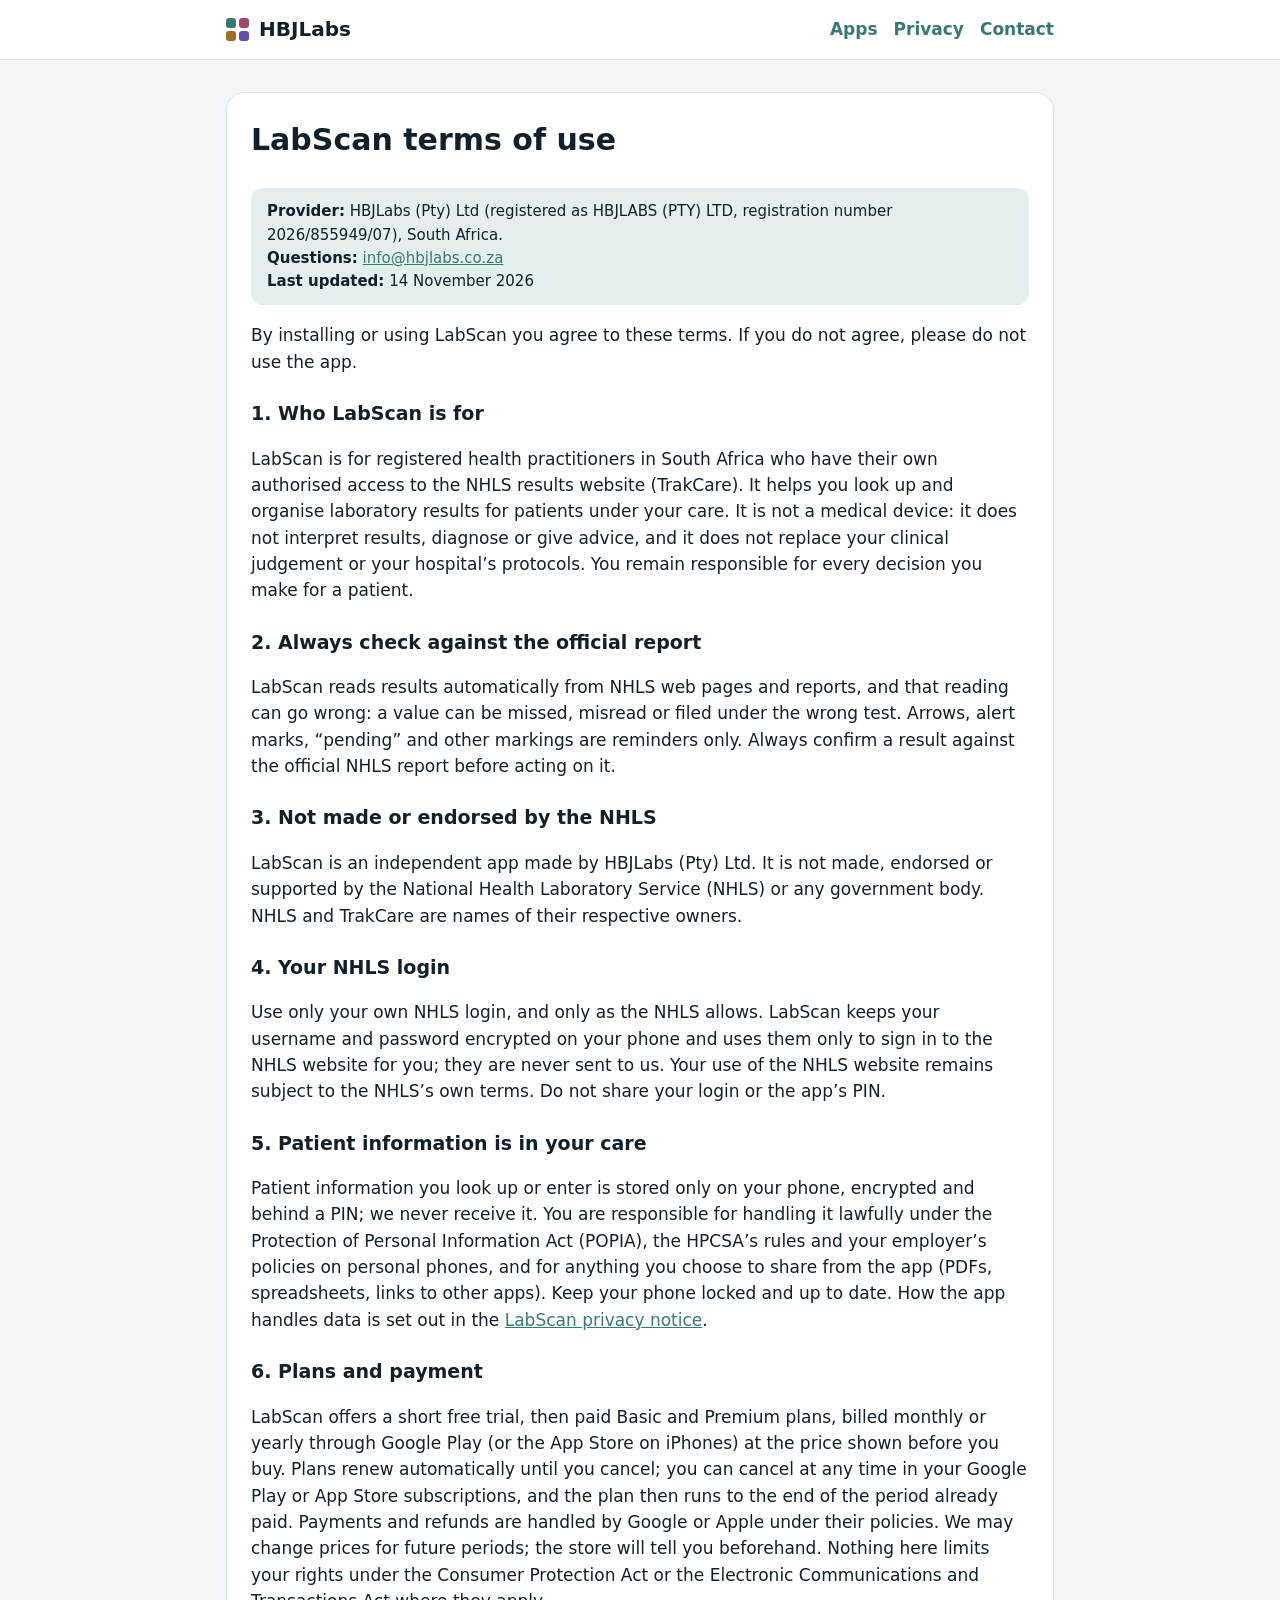
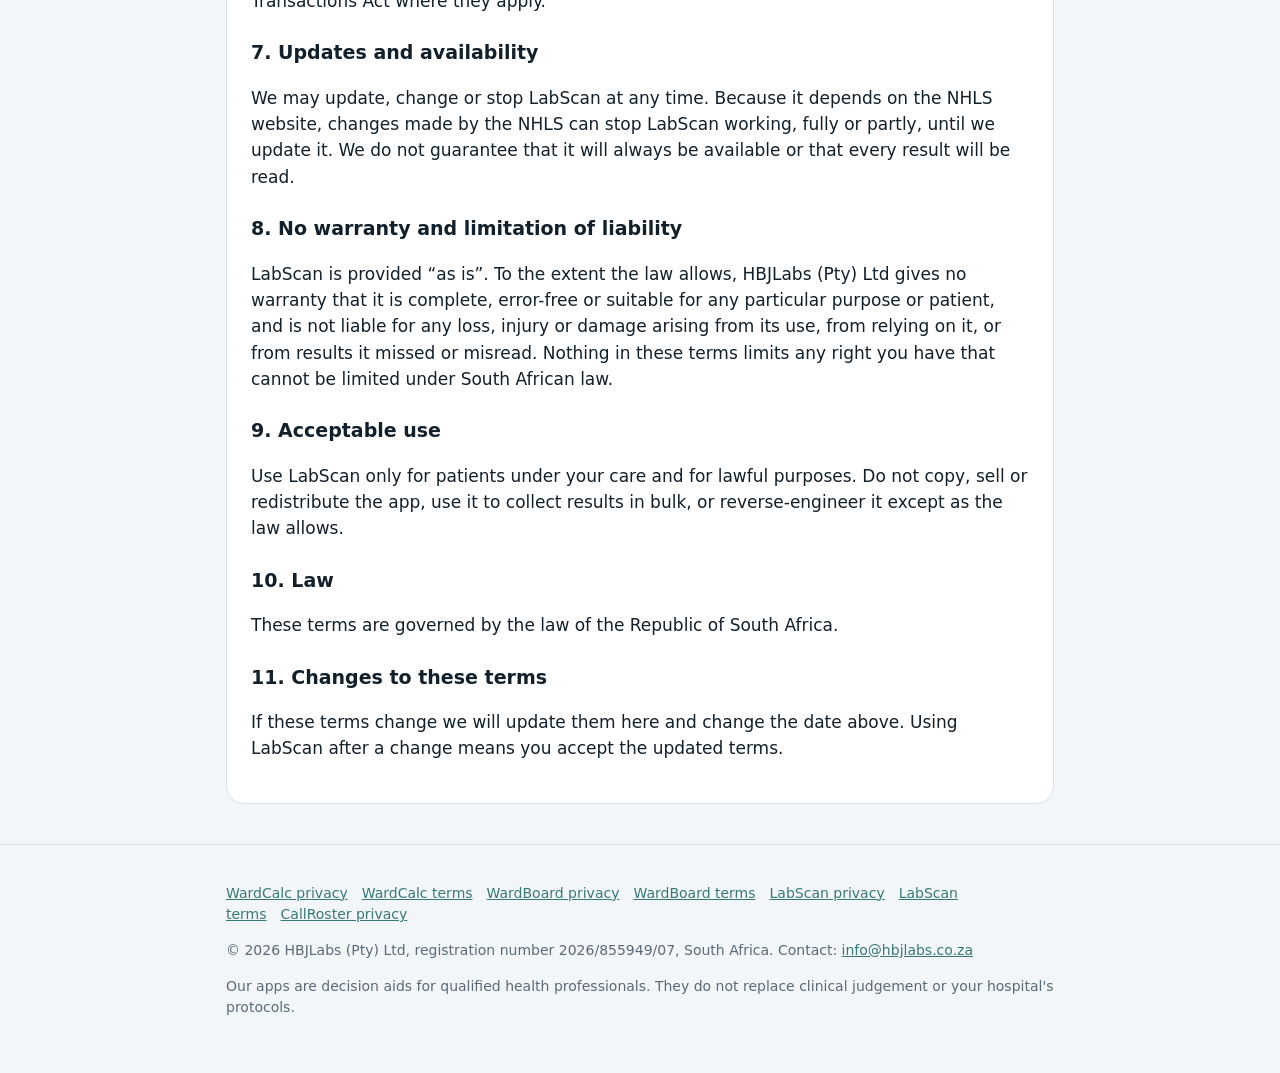
<file: terms/labscan.html>
<!doctype html>
<html lang="en-ZA">
<head>
<meta charset="utf-8">
<meta name="viewport" content="width=device-width, initial-scale=1">
<title>LabScan terms</title>
<meta name="description" content="Terms of use for LabScan by HBJLabs.">
<link rel="icon" href="../img/favicon.png">
<link rel="stylesheet" href="../style.css">
</head>
<body>
<header><div class="wrap">
  <a class="brand" href="../index.html"><span class="dots"><span style="background:var(--teal)"></span><span style="background:var(--berry)"></span><span style="background:var(--ochre)"></span><span style="background:var(--violet)"></span></span>HBJLabs</a>
  <nav><a href="../index.html#apps">Apps</a><a href="../privacy/index.html">Privacy</a><a href="mailto:info@hbjlabs.co.za">Contact</a></nav>
</div></header>
<main class="wrap">
<article class="doc">
<h1>LabScan terms of use</h1>
<p class="facts"><strong>Provider:</strong> HBJLabs (Pty) Ltd (registered as HBJLABS (PTY) LTD, registration number 2026/855949/07), South Africa.<br>
<strong>Questions:</strong> <a href="mailto:info@hbjlabs.co.za">info@hbjlabs.co.za</a><br>
<strong>Last updated:</strong> 14 November 2026</p>
<p>By installing or using LabScan you agree to these terms. If you do not agree, please do not use the app.</p>

<h2>1. Who LabScan is for</h2>
<p>LabScan is for registered health practitioners in South Africa who have their own authorised access to the NHLS results website (TrakCare). It helps you look up and organise laboratory results for patients under your care. It is not a medical device: it does not interpret results, diagnose or give advice, and it does not replace your clinical judgement or your hospital&rsquo;s protocols. You remain responsible for every decision you make for a patient.</p>

<h2>2. Always check against the official report</h2>
<p>LabScan reads results automatically from NHLS web pages and reports, and that reading can go wrong: a value can be missed, misread or filed under the wrong test. Arrows, alert marks, &ldquo;pending&rdquo; and other markings are reminders only. Always confirm a result against the official NHLS report before acting on it.</p>

<h2>3. Not made or endorsed by the NHLS</h2>
<p>LabScan is an independent app made by HBJLabs (Pty) Ltd. It is not made, endorsed or supported by the National Health Laboratory Service (NHLS) or any government body. NHLS and TrakCare are names of their respective owners.</p>

<h2>4. Your NHLS login</h2>
<p>Use only your own NHLS login, and only as the NHLS allows. LabScan keeps your username and password encrypted on your phone and uses them only to sign in to the NHLS website for you; they are never sent to us. Your use of the NHLS website remains subject to the NHLS&rsquo;s own terms. Do not share your login or the app&rsquo;s PIN.</p>

<h2>5. Patient information is in your care</h2>
<p>Patient information you look up or enter is stored only on your phone, encrypted and behind a PIN; we never receive it. You are responsible for handling it lawfully under the Protection of Personal Information Act (POPIA), the HPCSA&rsquo;s rules and your employer&rsquo;s policies on personal phones, and for anything you choose to share from the app (PDFs, spreadsheets, links to other apps). Keep your phone locked and up to date. How the app handles data is set out in the <a href="../privacy/labscan.html">LabScan privacy notice</a>.</p>

<h2>6. Plans and payment</h2>
<p>LabScan offers a short free trial, then paid Basic and Premium plans, billed monthly or yearly through Google Play (or the App Store on iPhones) at the price shown before you buy. Plans renew automatically until you cancel; you can cancel at any time in your Google Play or App Store subscriptions, and the plan then runs to the end of the period already paid. Payments and refunds are handled by Google or Apple under their policies. We may change prices for future periods; the store will tell you beforehand. Nothing here limits your rights under the Consumer Protection Act or the Electronic Communications and Transactions Act where they apply.</p>

<h2>7. Updates and availability</h2>
<p>We may update, change or stop LabScan at any time. Because it depends on the NHLS website, changes made by the NHLS can stop LabScan working, fully or partly, until we update it. We do not guarantee that it will always be available or that every result will be read.</p>

<h2>8. No warranty and limitation of liability</h2>
<p>LabScan is provided &ldquo;as is&rdquo;. To the extent the law allows, HBJLabs (Pty) Ltd gives no warranty that it is complete, error-free or suitable for any particular purpose or patient, and is not liable for any loss, injury or damage arising from its use, from relying on it, or from results it missed or misread. Nothing in these terms limits any right you have that cannot be limited under South African law.</p>

<h2>9. Acceptable use</h2>
<p>Use LabScan only for patients under your care and for lawful purposes. Do not copy, sell or redistribute the app, use it to collect results in bulk, or reverse-engineer it except as the law allows.</p>

<h2>10. Law</h2>
<p>These terms are governed by the law of the Republic of South Africa.</p>

<h2>11. Changes to these terms</h2>
<p>If these terms change we will update them here and change the date above. Using LabScan after a change means you accept the updated terms.</p>
</article>
</main>
<footer><div class="wrap">
  <p><a href="../privacy/wardcalc.html">WardCalc privacy</a><a href="../terms/wardcalc.html">WardCalc terms</a><a href="../privacy/wardboard.html">WardBoard privacy</a><a href="../terms/wardboard.html">WardBoard terms</a><a href="../privacy/labscan.html">LabScan privacy</a><a href="../terms/labscan.html">LabScan terms</a><a href="../privacy/callroster.html">CallRoster privacy</a></p>
  <p>&copy; 2026 HBJLabs (Pty) Ltd, registration number 2026/855949/07, South Africa. Contact: <a href="mailto:info@hbjlabs.co.za">info@hbjlabs.co.za</a></p>
  <p>Our apps are decision aids for qualified health professionals. They do not replace clinical judgement or your hospital's protocols.</p>
</div></footer>
</body>
</html>
</file>
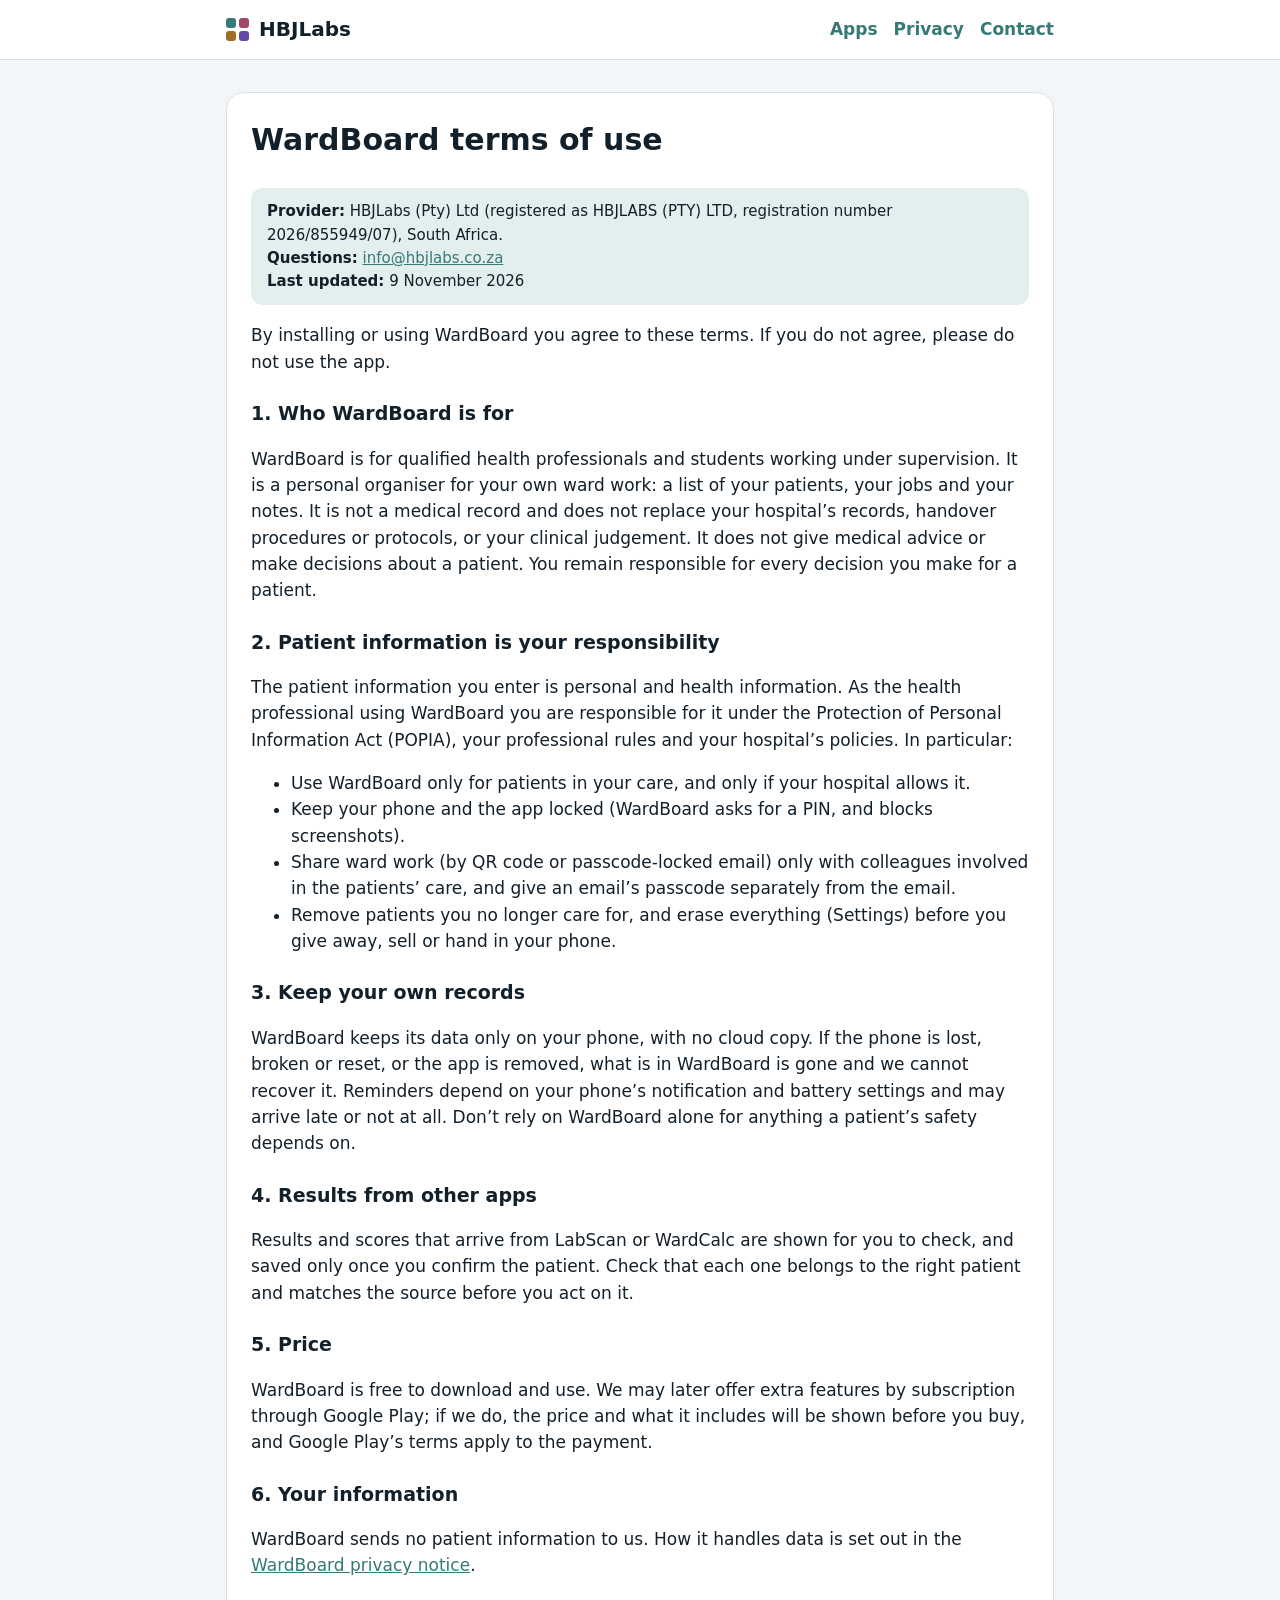
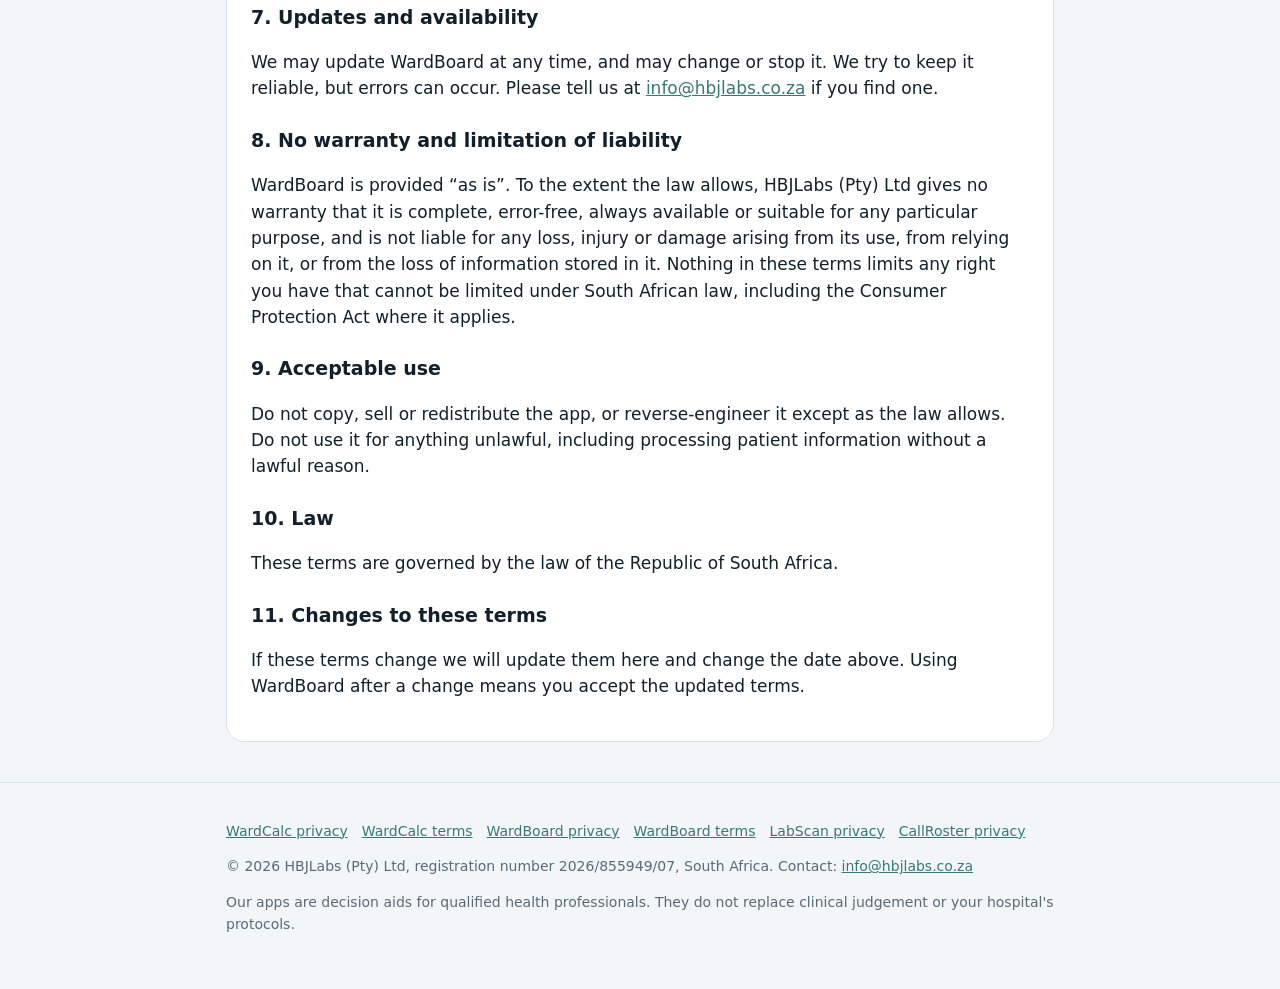
<file: terms/wardboard.html>
<!doctype html>
<html lang="en-ZA">
<head>
<meta charset="utf-8">
<meta name="viewport" content="width=device-width, initial-scale=1">
<title>WardBoard terms</title>
<meta name="description" content="Terms of use for WardBoard by HBJLabs.">
<link rel="icon" href="../img/favicon.png">
<link rel="stylesheet" href="../style.css">
</head>
<body>
<header><div class="wrap">
  <a class="brand" href="../index.html"><span class="dots"><span style="background:var(--teal)"></span><span style="background:var(--berry)"></span><span style="background:var(--ochre)"></span><span style="background:var(--violet)"></span></span>HBJLabs</a>
  <nav><a href="../index.html#apps">Apps</a><a href="../privacy/index.html">Privacy</a><a href="mailto:info@hbjlabs.co.za">Contact</a></nav>
</div></header>
<main class="wrap">
<article class="doc">
<h1>WardBoard terms of use</h1>
<p class="facts"><strong>Provider:</strong> HBJLabs (Pty) Ltd (registered as HBJLABS (PTY) LTD, registration number 2026/855949/07), South Africa.<br>
<strong>Questions:</strong> <a href="mailto:info@hbjlabs.co.za">info@hbjlabs.co.za</a><br>
<strong>Last updated:</strong> 9 November 2026</p>
<p>By installing or using WardBoard you agree to these terms. If you do not agree, please do not use the app.</p>

<h2>1. Who WardBoard is for</h2>
<p>WardBoard is for qualified health professionals and students working under supervision. It is a personal organiser for your own ward work: a list of your patients, your jobs and your notes. It is not a medical record and does not replace your hospital&rsquo;s records, handover procedures or protocols, or your clinical judgement. It does not give medical advice or make decisions about a patient. You remain responsible for every decision you make for a patient.</p>

<h2>2. Patient information is your responsibility</h2>
<p>The patient information you enter is personal and health information. As the health professional using WardBoard you are responsible for it under the Protection of Personal Information Act (POPIA), your professional rules and your hospital&rsquo;s policies. In particular:</p>
<ul>
<li>Use WardBoard only for patients in your care, and only if your hospital allows it.</li>
<li>Keep your phone and the app locked (WardBoard asks for a PIN, and blocks screenshots).</li>
<li>Share ward work (by QR code or passcode-locked email) only with colleagues involved in the patients&rsquo; care, and give an email&rsquo;s passcode separately from the email.</li>
<li>Remove patients you no longer care for, and erase everything (Settings) before you give away, sell or hand in your phone.</li>
</ul>

<h2>3. Keep your own records</h2>
<p>WardBoard keeps its data only on your phone, with no cloud copy. If the phone is lost, broken or reset, or the app is removed, what is in WardBoard is gone and we cannot recover it. Reminders depend on your phone&rsquo;s notification and battery settings and may arrive late or not at all. Don&rsquo;t rely on WardBoard alone for anything a patient&rsquo;s safety depends on.</p>

<h2>4. Results from other apps</h2>
<p>Results and scores that arrive from LabScan or WardCalc are shown for you to check, and saved only once you confirm the patient. Check that each one belongs to the right patient and matches the source before you act on it.</p>

<h2>5. Price</h2>
<p>WardBoard is free to download and use. We may later offer extra features by subscription through Google Play; if we do, the price and what it includes will be shown before you buy, and Google Play&rsquo;s terms apply to the payment.</p>

<h2>6. Your information</h2>
<p>WardBoard sends no patient information to us. How it handles data is set out in the <a href="../privacy/wardboard.html">WardBoard privacy notice</a>.</p>

<h2>7. Updates and availability</h2>
<p>We may update WardBoard at any time, and may change or stop it. We try to keep it reliable, but errors can occur. Please tell us at <a href="mailto:info@hbjlabs.co.za">info@hbjlabs.co.za</a> if you find one.</p>

<h2>8. No warranty and limitation of liability</h2>
<p>WardBoard is provided &ldquo;as is&rdquo;. To the extent the law allows, HBJLabs (Pty) Ltd gives no warranty that it is complete, error-free, always available or suitable for any particular purpose, and is not liable for any loss, injury or damage arising from its use, from relying on it, or from the loss of information stored in it. Nothing in these terms limits any right you have that cannot be limited under South African law, including the Consumer Protection Act where it applies.</p>

<h2>9. Acceptable use</h2>
<p>Do not copy, sell or redistribute the app, or reverse-engineer it except as the law allows. Do not use it for anything unlawful, including processing patient information without a lawful reason.</p>

<h2>10. Law</h2>
<p>These terms are governed by the law of the Republic of South Africa.</p>

<h2>11. Changes to these terms</h2>
<p>If these terms change we will update them here and change the date above. Using WardBoard after a change means you accept the updated terms.</p>
</article>
</main>
<footer><div class="wrap">
  <p><a href="../privacy/wardcalc.html">WardCalc privacy</a><a href="../terms/wardcalc.html">WardCalc terms</a><a href="../privacy/wardboard.html">WardBoard privacy</a><a href="../terms/wardboard.html">WardBoard terms</a><a href="../privacy/labscan.html">LabScan privacy</a><a href="../privacy/callroster.html">CallRoster privacy</a></p>
  <p>&copy; 2026 HBJLabs (Pty) Ltd, registration number 2026/855949/07, South Africa. Contact: <a href="mailto:info@hbjlabs.co.za">info@hbjlabs.co.za</a></p>
  <p>Our apps are decision aids for qualified health professionals. They do not replace clinical judgement or your hospital's protocols.</p>
</div></footer>
</body>
</html>
</file>
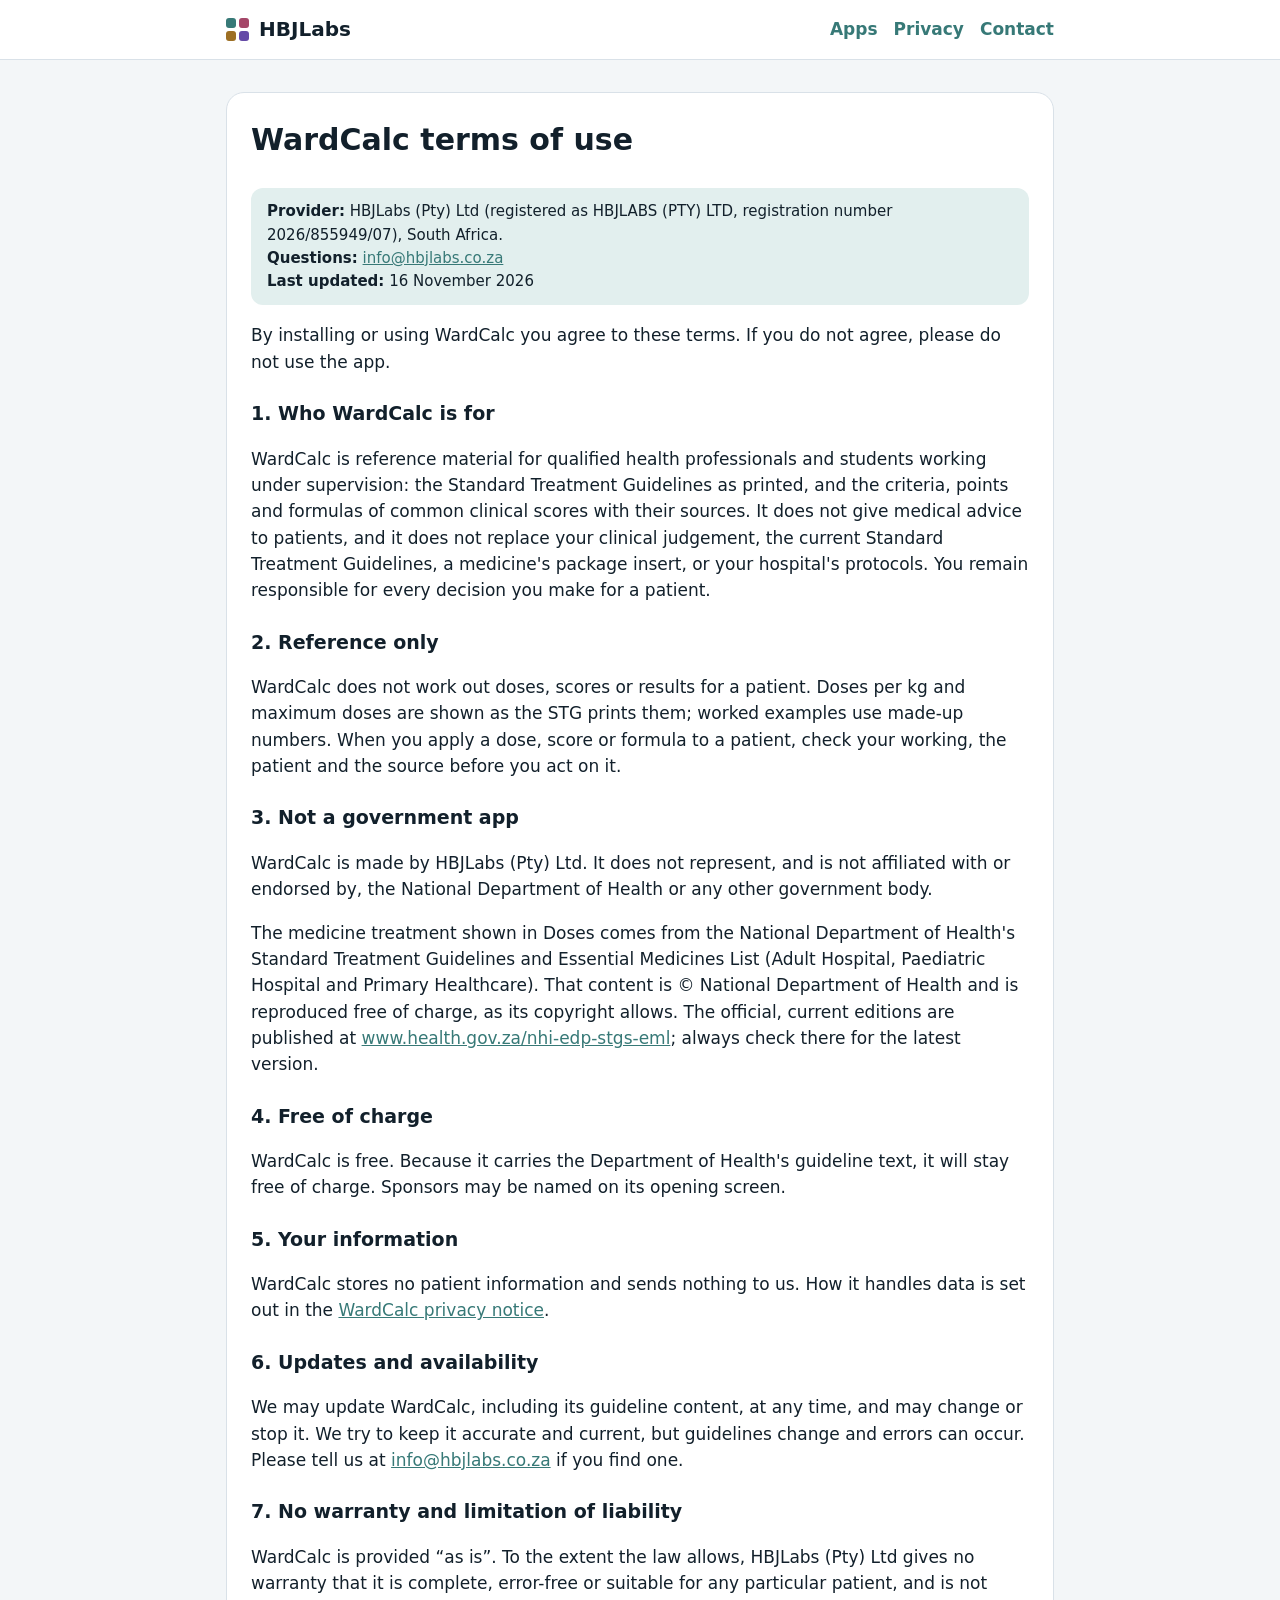
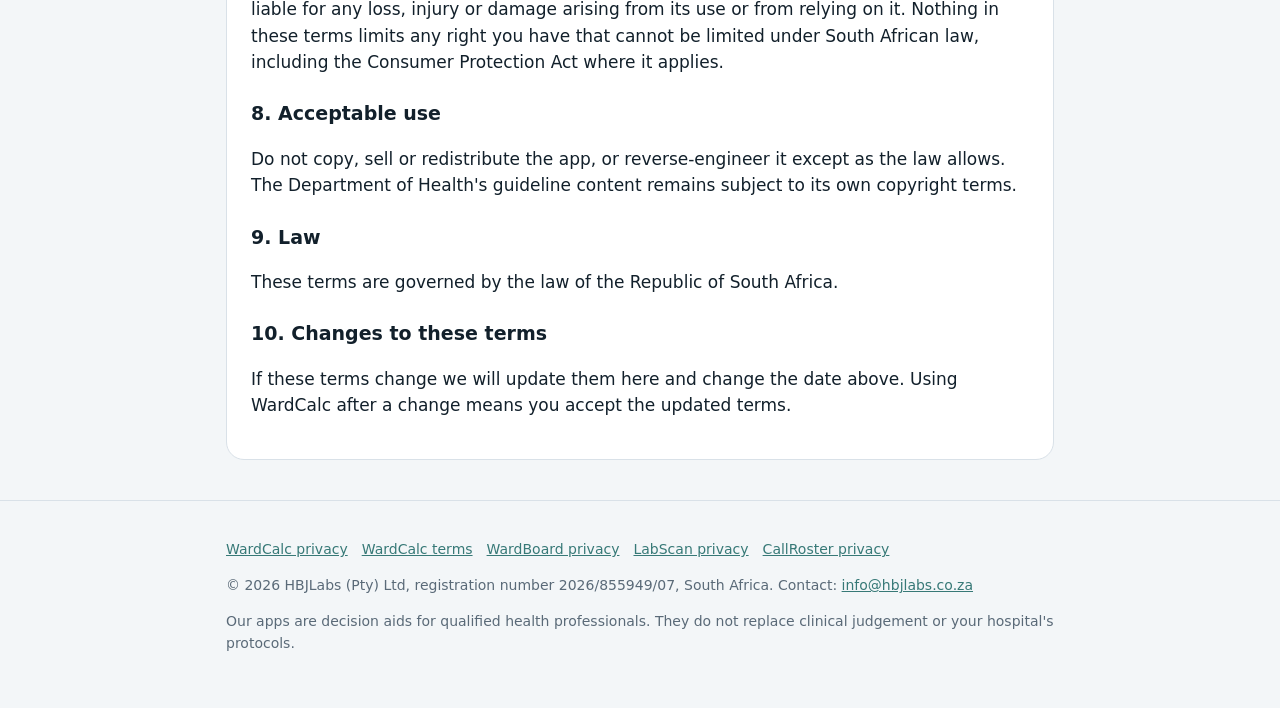
<file: terms/wardcalc.html>
<!doctype html>
<html lang="en-ZA">
<head>
<meta charset="utf-8">
<meta name="viewport" content="width=device-width, initial-scale=1">
<title>WardCalc terms</title>
<meta name="description" content="Terms of use for WardCalc by HBJLabs.">
<link rel="icon" href="../img/favicon.png">
<link rel="stylesheet" href="../style.css">
</head>
<body>
<header><div class="wrap">
  <a class="brand" href="../index.html"><span class="dots"><span style="background:var(--teal)"></span><span style="background:var(--berry)"></span><span style="background:var(--ochre)"></span><span style="background:var(--violet)"></span></span>HBJLabs</a>
  <nav><a href="../index.html#apps">Apps</a><a href="../privacy/index.html">Privacy</a><a href="mailto:info@hbjlabs.co.za">Contact</a></nav>
</div></header>
<main class="wrap">
<article class="doc">
<h1>WardCalc terms of use</h1>
<p class="facts"><strong>Provider:</strong> HBJLabs (Pty) Ltd (registered as HBJLABS (PTY) LTD, registration number 2026/855949/07), South Africa.<br>
<strong>Questions:</strong> <a href="mailto:info@hbjlabs.co.za">info@hbjlabs.co.za</a><br>
<strong>Last updated:</strong> 16 November 2026</p>
<p>By installing or using WardCalc you agree to these terms. If you do not agree, please do not use the app.</p>

<h2>1. Who WardCalc is for</h2>
<p>WardCalc is reference material for qualified health professionals and students working under supervision: the Standard Treatment Guidelines as printed, and the criteria, points and formulas of common clinical scores with their sources. It does not give medical advice to patients, and it does not replace your clinical judgement, the current Standard Treatment Guidelines, a medicine's package insert, or your hospital's protocols. You remain responsible for every decision you make for a patient.</p>

<h2>2. Reference only</h2>
<p>WardCalc does not work out doses, scores or results for a patient. Doses per kg and maximum doses are shown as the STG prints them; worked examples use made-up numbers. When you apply a dose, score or formula to a patient, check your working, the patient and the source before you act on it.</p>

<h2>3. Not a government app</h2>
<p>WardCalc is made by HBJLabs (Pty) Ltd. It does not represent, and is not affiliated with or endorsed by, the National Department of Health or any other government body.</p>
<p>The medicine treatment shown in Doses comes from the National Department of Health's Standard Treatment Guidelines and Essential Medicines List (Adult Hospital, Paediatric Hospital and Primary Healthcare). That content is &copy; National Department of Health and is reproduced free of charge, as its copyright allows. The official, current editions are published at <a href="https://www.health.gov.za/nhi-edp-stgs-eml/">www.health.gov.za/nhi-edp-stgs-eml</a>; always check there for the latest version.</p>

<h2>4. Free of charge</h2>
<p>WardCalc is free. Because it carries the Department of Health's guideline text, it will stay free of charge. Sponsors may be named on its opening screen.</p>

<h2>5. Your information</h2>
<p>WardCalc stores no patient information and sends nothing to us. How it handles data is set out in the <a href="../privacy/wardcalc.html">WardCalc privacy notice</a>.</p>

<h2>6. Updates and availability</h2>
<p>We may update WardCalc, including its guideline content, at any time, and may change or stop it. We try to keep it accurate and current, but guidelines change and errors can occur. Please tell us at <a href="mailto:info@hbjlabs.co.za">info@hbjlabs.co.za</a> if you find one.</p>

<h2>7. No warranty and limitation of liability</h2>
<p>WardCalc is provided &ldquo;as is&rdquo;. To the extent the law allows, HBJLabs (Pty) Ltd gives no warranty that it is complete, error-free or suitable for any particular patient, and is not liable for any loss, injury or damage arising from its use or from relying on it. Nothing in these terms limits any right you have that cannot be limited under South African law, including the Consumer Protection Act where it applies.</p>

<h2>8. Acceptable use</h2>
<p>Do not copy, sell or redistribute the app, or reverse-engineer it except as the law allows. The Department of Health's guideline content remains subject to its own copyright terms.</p>

<h2>9. Law</h2>
<p>These terms are governed by the law of the Republic of South Africa.</p>

<h2>10. Changes to these terms</h2>
<p>If these terms change we will update them here and change the date above. Using WardCalc after a change means you accept the updated terms.</p>
</article>
</main>
<footer><div class="wrap">
  <p><a href="../privacy/wardcalc.html">WardCalc privacy</a><a href="../terms/wardcalc.html">WardCalc terms</a><a href="../privacy/wardboard.html">WardBoard privacy</a><a href="../privacy/labscan.html">LabScan privacy</a><a href="../privacy/callroster.html">CallRoster privacy</a></p>
  <p>&copy; 2026 HBJLabs (Pty) Ltd, registration number 2026/855949/07, South Africa. Contact: <a href="mailto:info@hbjlabs.co.za">info@hbjlabs.co.za</a></p>
  <p>Our apps are decision aids for qualified health professionals. They do not replace clinical judgement or your hospital's protocols.</p>
</div></footer>
</body>
</html>
</file>
<file: style.css>
:root {
  --teal: #377977;
  --berry: #A44668;
  --ochre: #9D6F24;
  --violet: #654AA7;
  --bg: #F3F6F8;
  --card: #FFFFFF;
  --ink: #12202B;
  --muted: #5A6A78;
  --line: #D9E1E8;
  --tint: #E2EFEE;
}
@media (prefers-color-scheme: dark) {
  :root {
    --teal: #5BA8A4;
    --berry: #D07893;
    --ochre: #C9974A;
    --violet: #9C86DB;
    --bg: #0E171D;
    --card: #16232B;
    --ink: #E8EEF2;
    --muted: #9AAAB6;
    --line: #26353F;
    --tint: #17302F;
  }
}
* { box-sizing: border-box; }
body {
  margin: 0;
  background: var(--bg);
  color: var(--ink);
  font: 17px/1.55 Inter, system-ui, -apple-system, "Segoe UI", Roboto, sans-serif;
}
a { color: var(--teal); }
.wrap { max-width: 860px; margin: 0 auto; padding: 0 16px; }

header { border-bottom: 1px solid var(--line); background: var(--card); }
header .wrap { display: flex; align-items: center; justify-content: space-between; gap: 12px; padding-top: 14px; padding-bottom: 14px; }
.brand { display: flex; align-items: center; gap: 10px; font-weight: 800; font-size: 20px; color: var(--ink); text-decoration: none; }
.dots { display: grid; grid-template-columns: 10px 10px; gap: 3px; }
.dots span { width: 10px; height: 10px; border-radius: 3px; }
nav a { margin-left: 16px; text-decoration: none; font-weight: 600; }

.hero { padding: 56px 0 32px; }
.hero h1 { font-size: clamp(32px, 6vw, 48px); line-height: 1.1; margin: 0 0 14px; letter-spacing: -0.5px; }
.hero .eyebrow { display: inline-block; margin: 0 0 14px; padding: 4px 12px; border-radius: 99px; background: var(--tint); color: var(--teal); font-size: 15px; font-weight: 700; letter-spacing: 0.2px; }
.hero p { font-size: 19px; color: var(--muted); margin: 0; max-width: 620px; }

.apps { display: grid; gap: 16px; padding: 16px 0 8px; }
.app { display: flex; gap: 18px; align-items: flex-start; background: var(--card); border: 1px solid var(--line); border-left: 6px solid var(--c); border-radius: 18px; padding: 20px; }
.app img { width: 72px; height: 72px; border-radius: 18px; flex: none; }
.app h2 { margin: 0 0 4px; font-size: 22px; color: var(--c); }
.app p { margin: 0 0 8px; }
.app .meta { font-size: 15px; color: var(--muted); }
.play { display: inline-block; font-size: 15px; font-weight: 700; padding: 8px 16px; border-radius: 10px; background: #1f2b33; color: #fff !important; text-decoration: none; margin: 4px 12px 4px 0; }
.play::before { content: "\25B6"; margin-right: 8px; font-size: 12px; color: #9fd8d5; }
.pill { display: inline-block; font-size: 13px; font-weight: 700; padding: 2px 10px; border-radius: 99px; background: var(--tint); color: var(--teal); margin-right: 6px; }

.principles { display: grid; grid-template-columns: repeat(auto-fit, minmax(220px, 1fr)); gap: 16px; padding: 24px 0; }
.principles div { background: var(--card); border: 1px solid var(--line); border-radius: 16px; padding: 18px; }
.principles h3 { margin: 0 0 6px; font-size: 17px; }
.principles p { margin: 0; color: var(--muted); font-size: 15px; }

.doc { background: var(--card); border: 1px solid var(--line); border-radius: 18px; padding: 24px; margin: 32px 0; }
.doc h1 { margin-top: 0; font-size: 30px; }
.doc h2 { font-size: 19px; margin: 24px 0 6px; }
.doc .facts { background: var(--tint); border-radius: 12px; padding: 12px 16px; font-size: 15px; }

footer { border-top: 1px solid var(--line); margin-top: 40px; padding: 24px 0 40px; color: var(--muted); font-size: 14px; }
footer a { margin-right: 14px; }

@media (max-width: 520px) {
  .app { flex-direction: column; }
  nav a { margin-left: 10px; font-size: 15px; }
}
</file>
